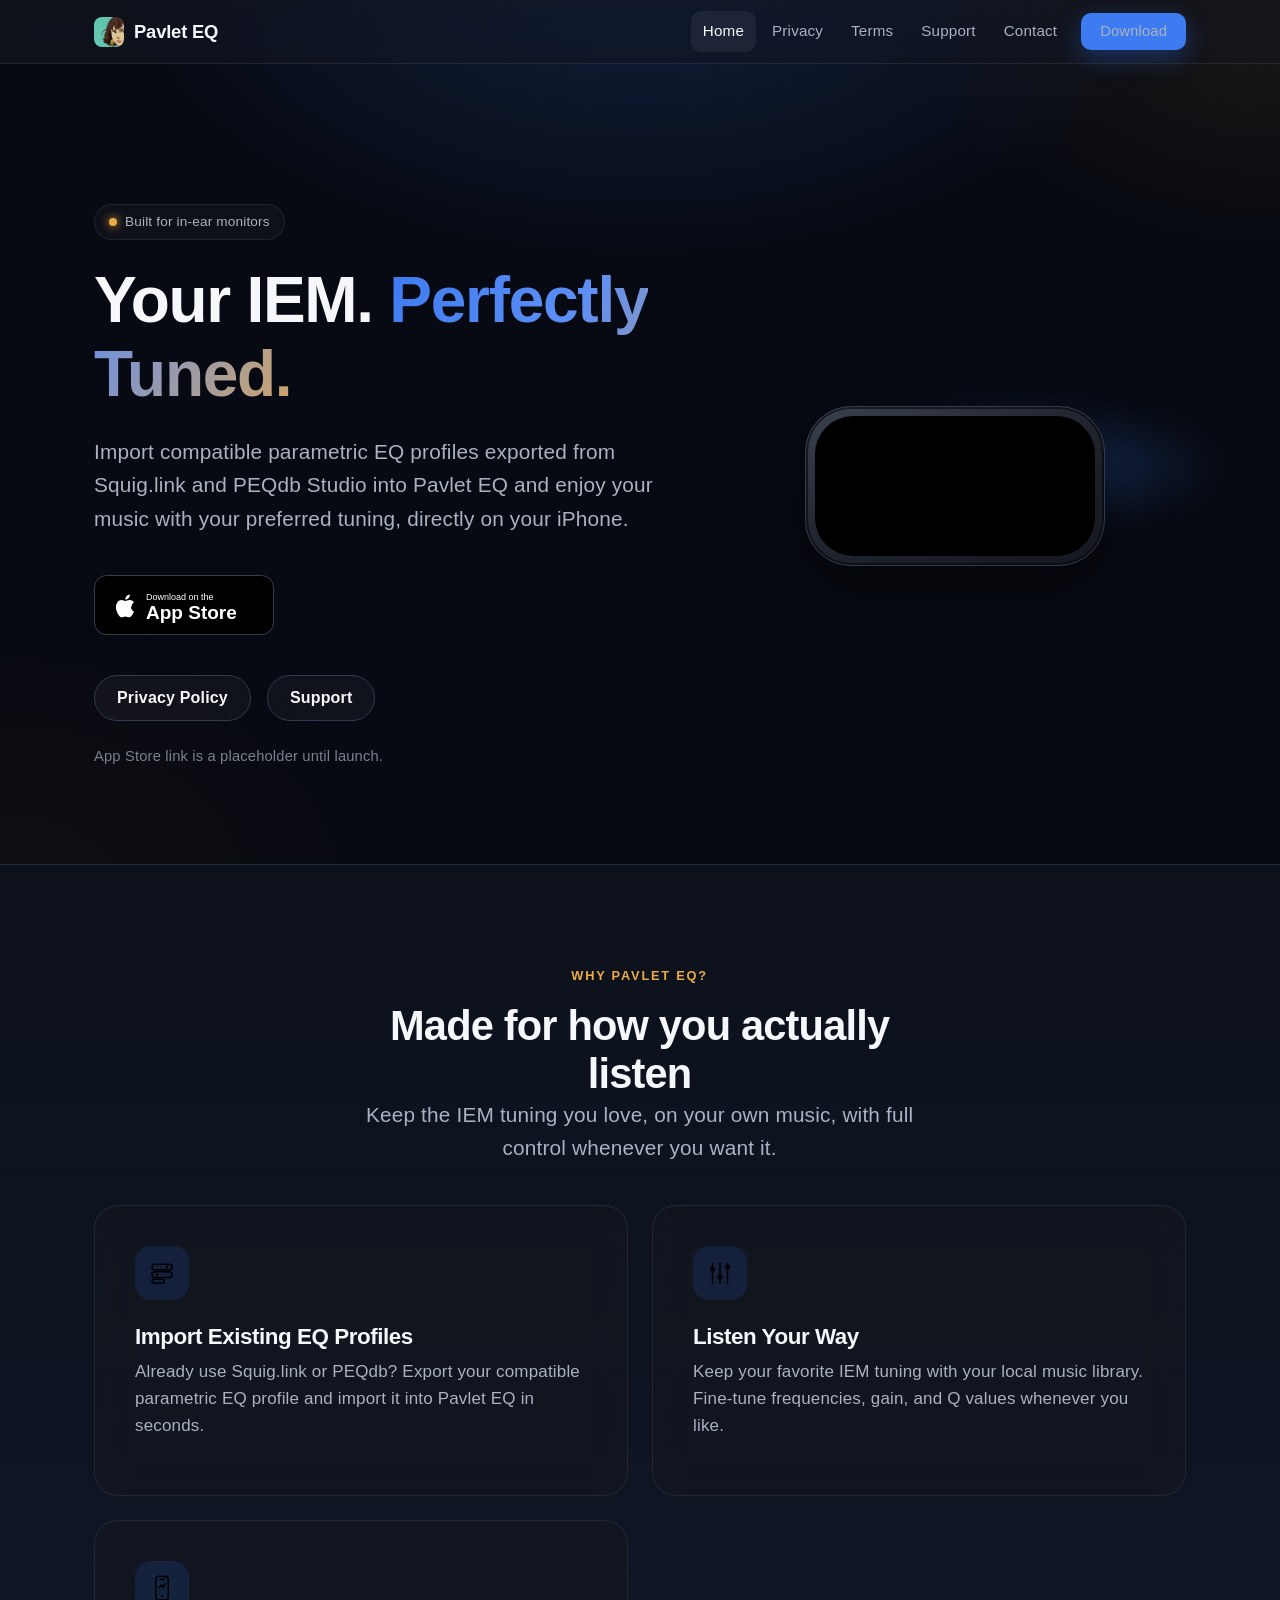
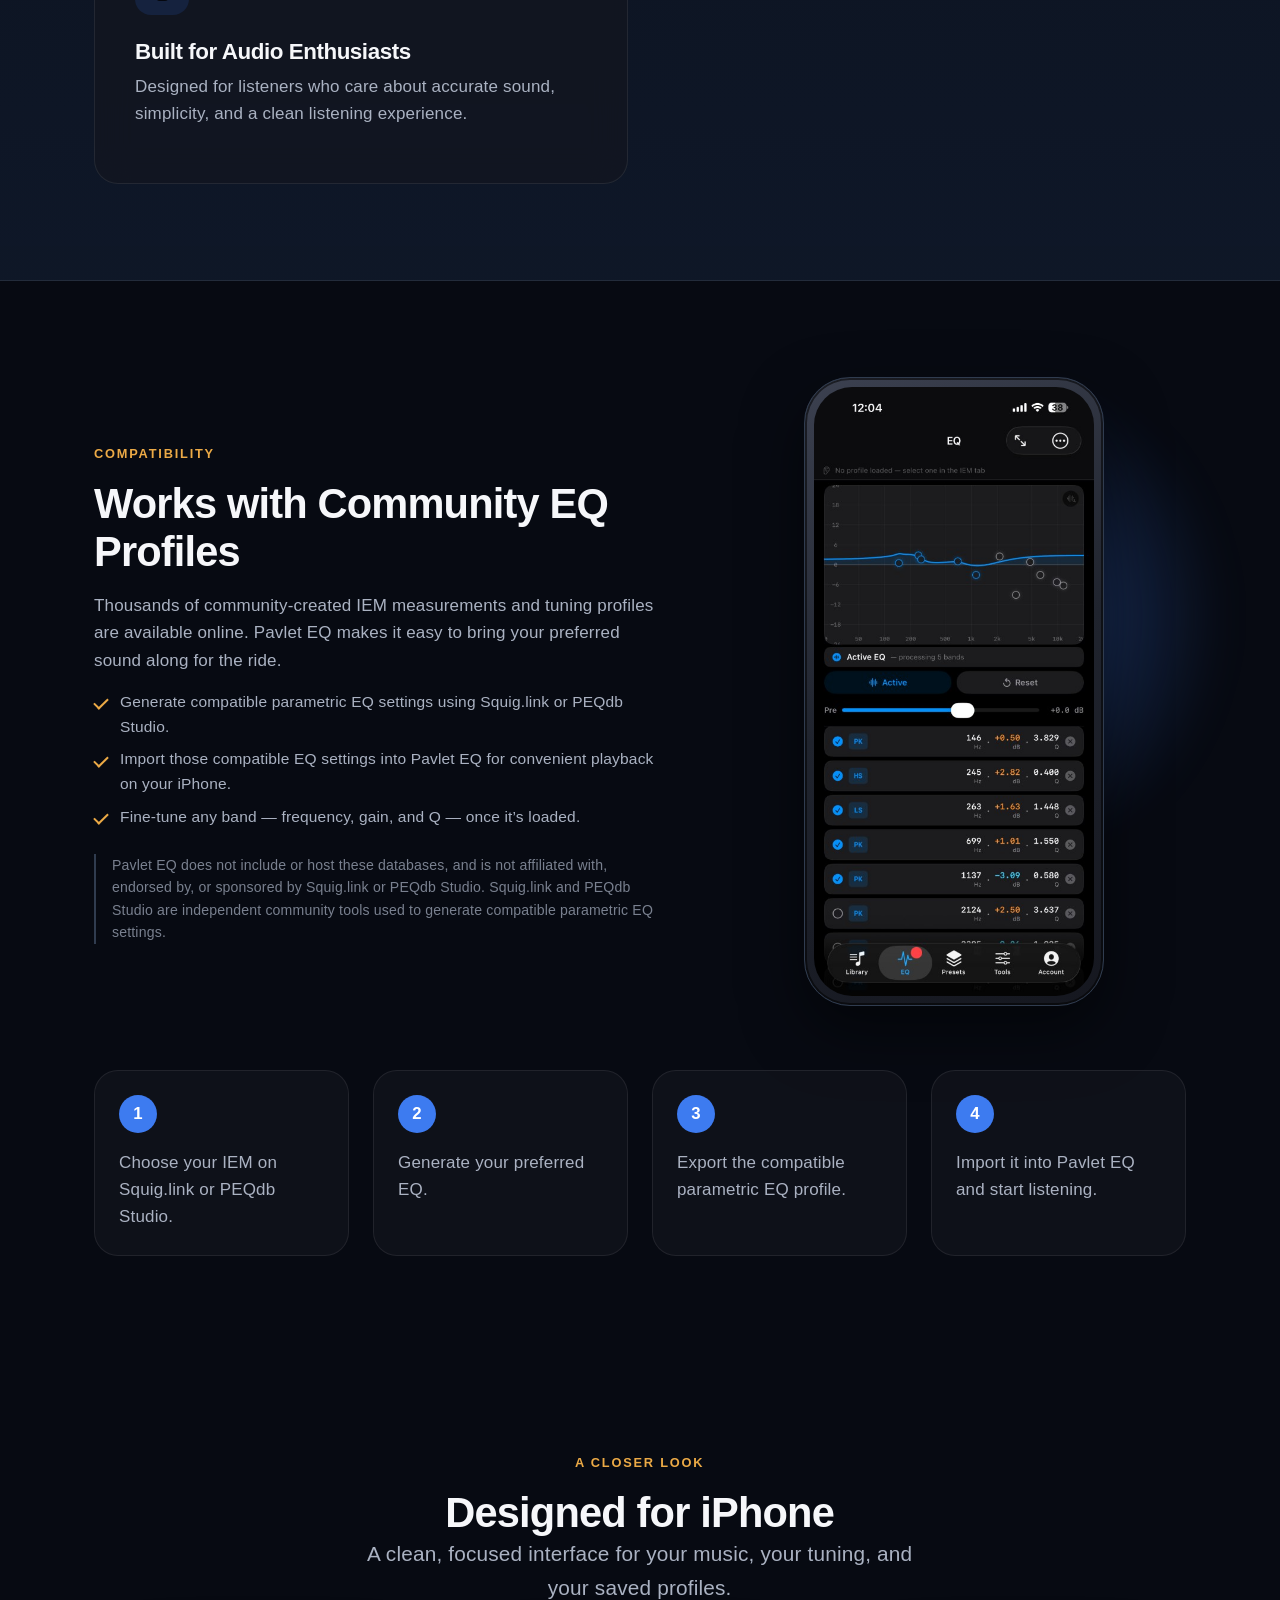
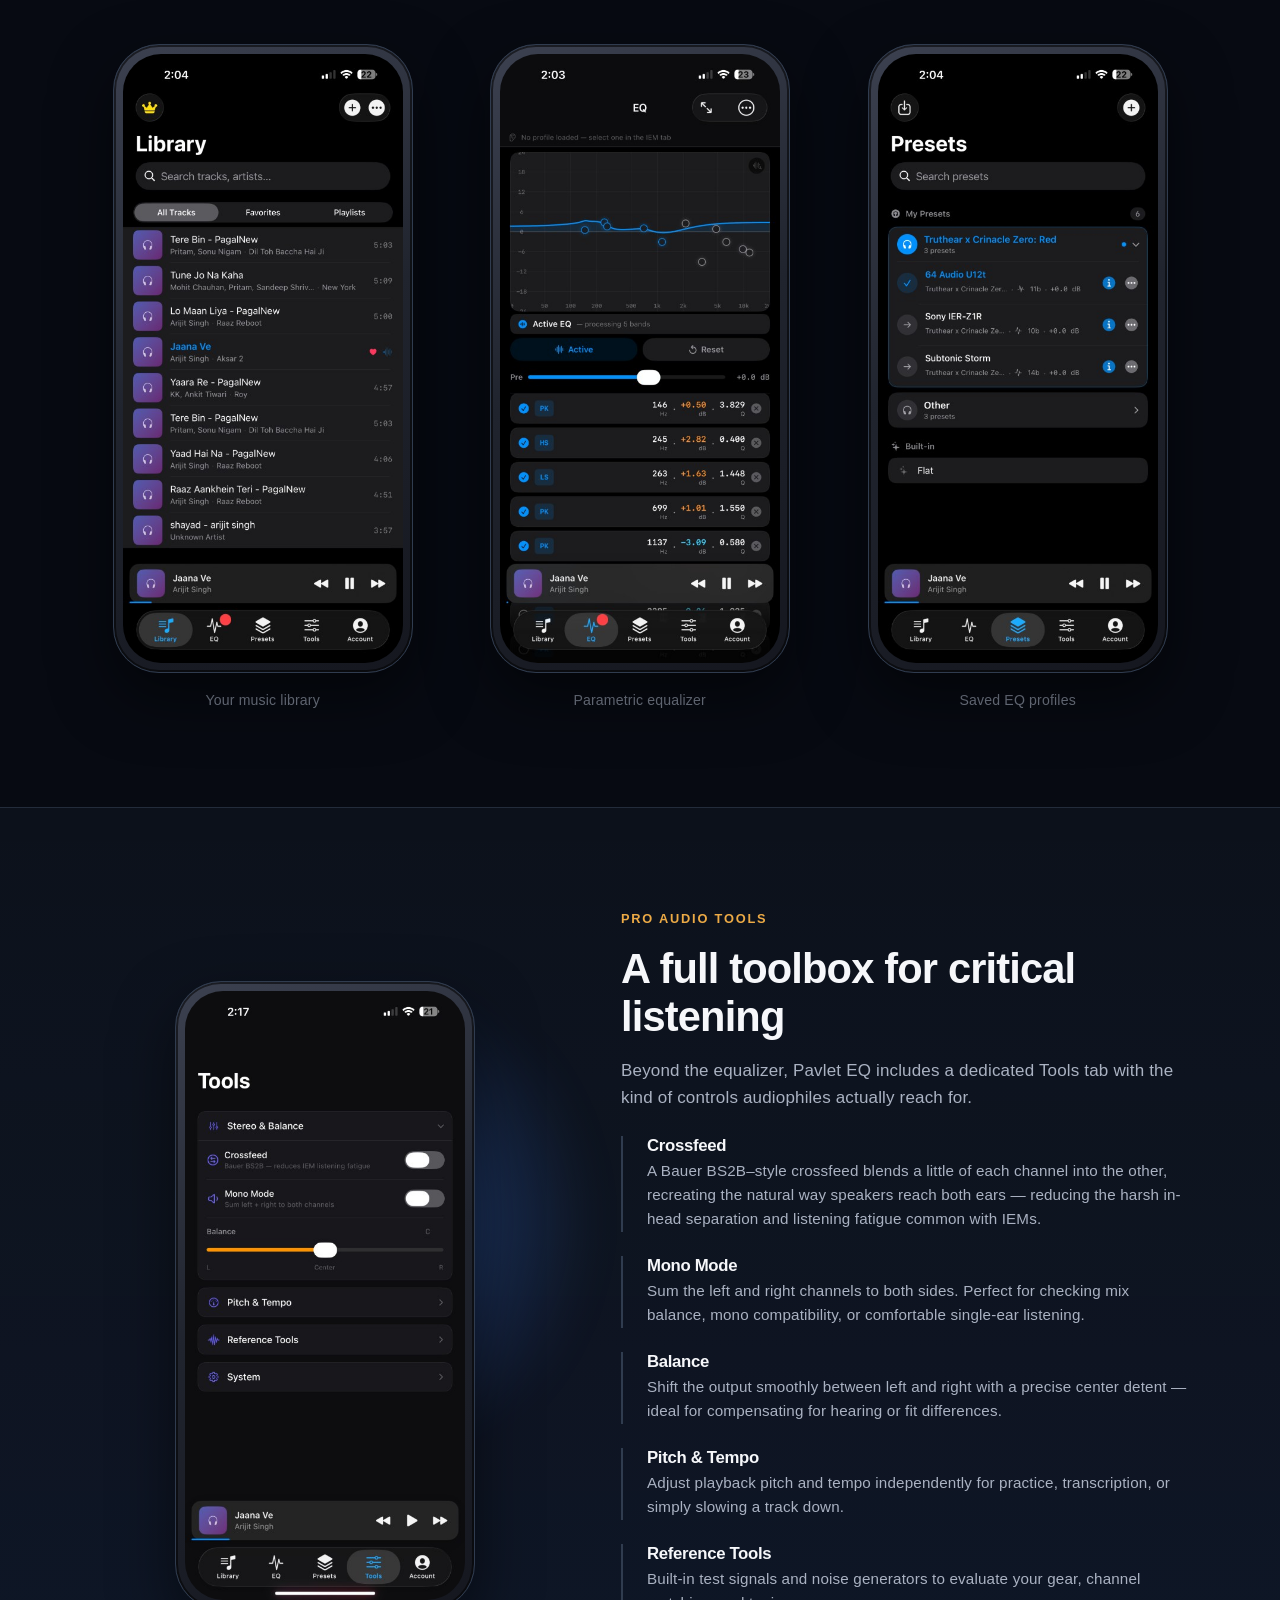
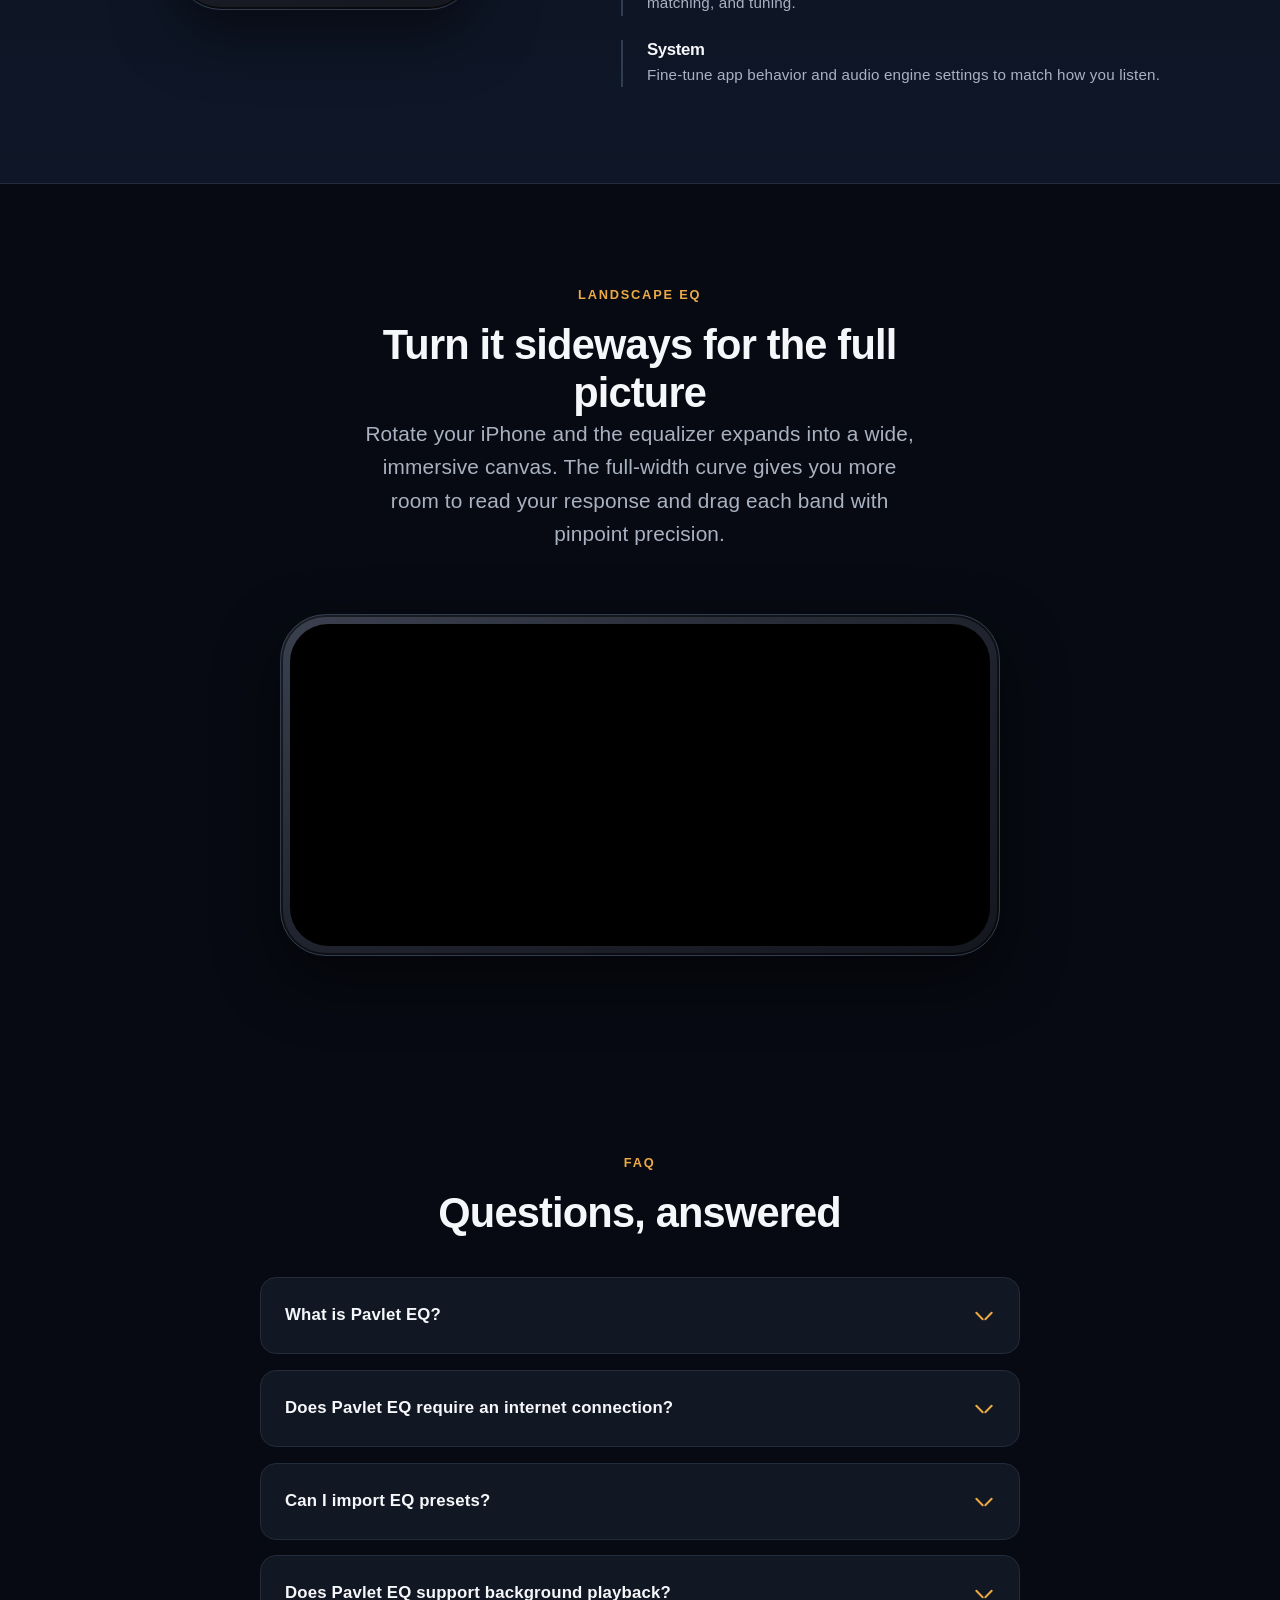
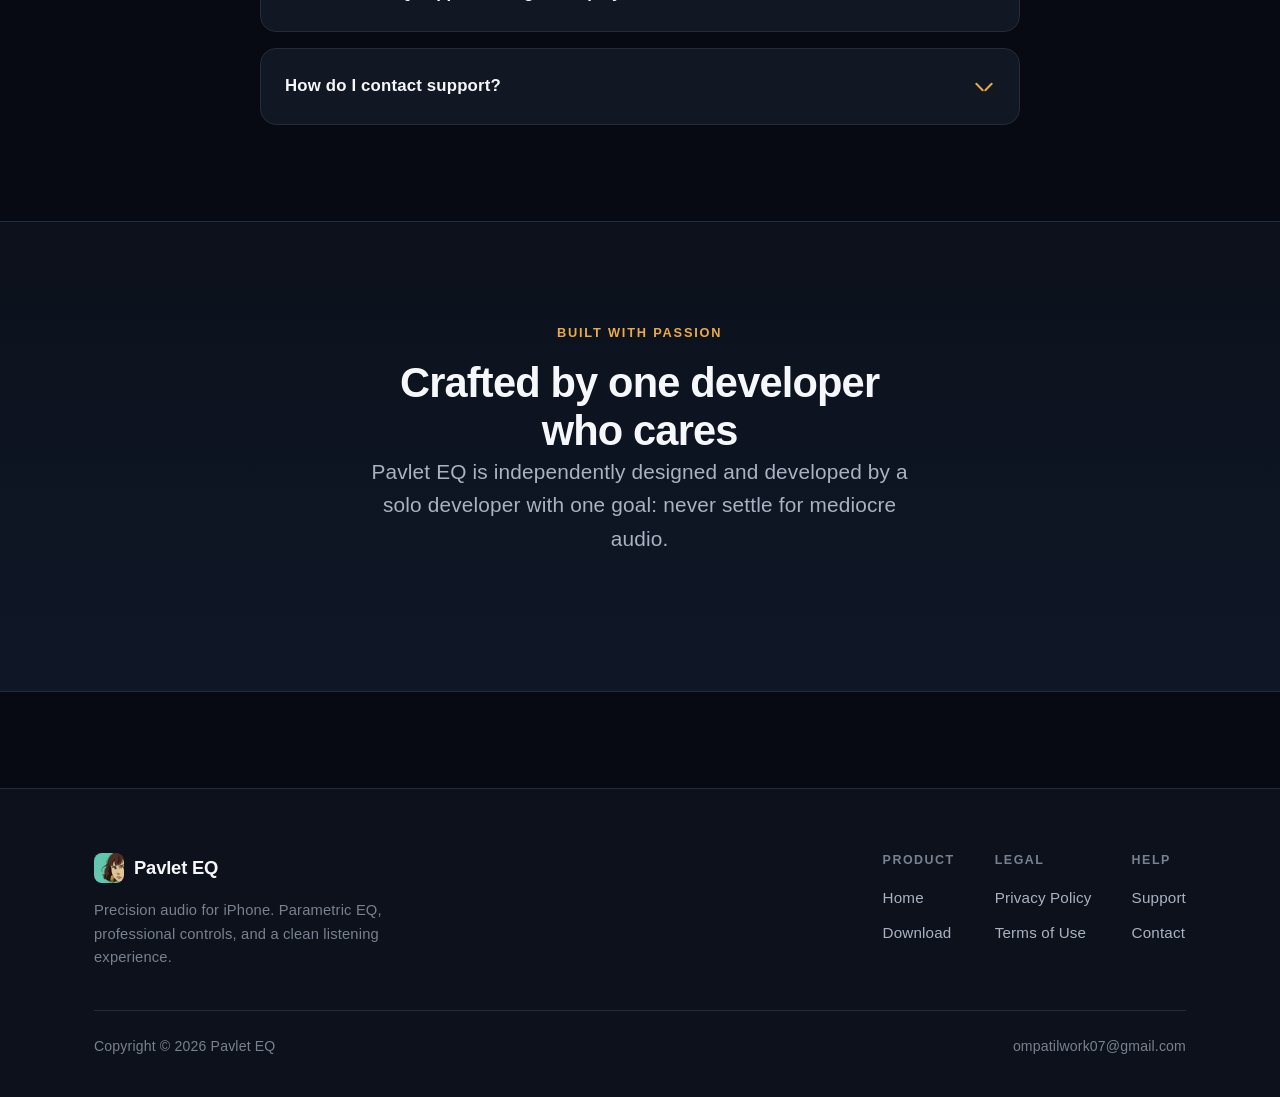
<file: index.html>
<!DOCTYPE html>
<html lang="en">
<head>
  <meta charset="UTF-8" />
  <meta name="viewport" content="width=device-width, initial-scale=1" />
  <title>Pavlet EQ — Your IEM. Perfectly Tuned.</title>
  <meta name="description" content="Import compatible parametric EQ profiles exported from Squig.link and PEQdb Studio into Pavlet EQ and enjoy your music with your preferred IEM tuning, directly on your iPhone." />
  <meta name="theme-color" content="#070a12" />
  <meta name="color-scheme" content="dark" />
  <link rel="canonical" href="https://pavlet.app/" />

  <!-- Open Graph -->
  <meta property="og:type" content="website" />
  <meta property="og:site_name" content="Pavlet EQ" />
  <meta property="og:title" content="Pavlet EQ — Your IEM. Perfectly Tuned." />
  <meta property="og:description" content="Import compatible parametric EQ profiles exported from Squig.link and PEQdb Studio into Pavlet EQ and listen with your preferred IEM tuning on iPhone." />
  <meta property="og:url" content="https://pavlet.app/" />
  <meta property="og:image" content="https://pavlet.app/assets/img/social/og-image.svg" />

  <!-- Twitter -->
  <meta name="twitter:card" content="summary_large_image" />
  <meta name="twitter:title" content="Pavlet EQ — Your IEM. Perfectly Tuned." />
  <meta name="twitter:description" content="Import compatible parametric EQ profiles exported from Squig.link and PEQdb Studio into Pavlet EQ and listen with your preferred IEM tuning on iPhone." />
  <meta name="twitter:image" content="https://pavlet.app/assets/img/social/og-image.svg" />

  <link rel="icon" href="assets/img/logo/favicon.png" type="image/png" />
  <link rel="apple-touch-icon" href="assets/img/logo/apple-touch-icon.png" />
  <link rel="stylesheet" href="assets/css/style.css" />
</head>
<body>
  <a class="skip-link" href="#main">Skip to content</a>

  <!-- Header -->
  <header class="site-header">
    <nav class="nav" aria-label="Primary">
      <a class="brand" href="index.html" aria-label="Pavlet EQ home">
        <img src="assets/img/logo/logo-mark.png" alt="" width="30" height="30" />
        <span>Pavlet EQ</span>
      </a>

      <button class="nav-toggle" type="button" aria-expanded="false" aria-controls="nav-links" aria-label="Toggle navigation menu">
        <svg class="icon-open" viewBox="0 0 24 24" fill="none" stroke="currentColor" stroke-width="2" stroke-linecap="round" aria-hidden="true"><path d="M4 7h16M4 12h16M4 17h16"/></svg>
        <svg class="icon-close" viewBox="0 0 24 24" fill="none" stroke="currentColor" stroke-width="2" stroke-linecap="round" aria-hidden="true"><path d="M6 6l12 12M18 6L6 18"/></svg>
      </button>

      <div class="nav-links" id="nav-links">
        <a href="index.html" aria-current="page">Home</a>
        <a href="privacy.html">Privacy</a>
        <a href="terms.html">Terms</a>
        <a href="support.html">Support</a>
        <a href="contact.html">Contact</a>
        <span class="nav-cta">
          <a class="btn btn--primary" href="#download">Download</a>
        </span>
      </div>
    </nav>
  </header>

  <main id="main">
    <!-- Hero -->
    <section class="hero">
      <div class="container hero-grid">
        <div class="hero-copy">
          <span class="hero-pill reveal"><span class="dot" aria-hidden="true"></span> Built for in-ear monitors</span>
          <h1 class="reveal" data-delay="1">Your IEM. <span class="gradient-text">Perfectly Tuned.</span></h1>
          <p class="lead reveal" data-delay="2">Import compatible parametric EQ profiles exported from Squig.link and PEQdb Studio into Pavlet EQ and enjoy your music with your preferred tuning, directly on your iPhone.</p>
          <div class="btn-row reveal" data-delay="3" id="download">
            <a class="badge-link" href="#" aria-label="Download Pavlet EQ on the App Store">
              <img src="assets/img/badges/app-store-badge.svg" alt="Download on the App Store" width="180" height="60" />
            </a>
          </div>
          <div class="btn-row reveal" data-delay="3">
            <a class="btn btn--ghost" href="privacy.html">Privacy Policy</a>
            <a class="btn btn--ghost" href="support.html">Support</a>
          </div>
          <p class="hero-sub reveal" data-delay="3">App Store link is a placeholder until launch.</p>
        </div>

        <div class="hero-art">
          <div class="hero-glow" aria-hidden="true"></div>
          <div class="phone-frame">
            <video
              class="hero-video"
              autoplay
              loop
              muted
              playsinline
              preload="auto"
              width="528"
              height="1080"
              aria-label="Screen recording of the Pavlet EQ app in use, looping silently."
            >
              <source src="assets/video/pavlet-hero.mp4" type="video/mp4" />
            </video>
          </div>
        </div>
      </div>
    </section>

    <!-- Why Pavlet EQ -->
    <section class="section why" aria-labelledby="why-title">
      <div class="container">
        <div class="section-head center reveal">
          <span class="eyebrow">Why Pavlet EQ?</span>
          <h2 id="why-title">Made for how you actually listen</h2>
          <p class="lead" style="margin-inline:auto">Keep the IEM tuning you love, on your own music, with full control whenever you want it.</p>
        </div>
        <div class="grid features-grid">
          <article class="card reveal">
            <span class="card-icon"><img src="assets/img/icons/icon-profiles.svg" alt="" width="30" height="30" /></span>
            <h3>Import Existing EQ Profiles</h3>
            <p>Already use Squig.link or PEQdb? Export your compatible parametric EQ profile and import it into Pavlet EQ in seconds.</p>
          </article>
          <article class="card reveal" data-delay="1">
            <span class="card-icon"><img src="assets/img/icons/icon-eq.svg" alt="" width="30" height="30" /></span>
            <h3>Listen Your Way</h3>
            <p>Keep your favorite IEM tuning with your local music library. Fine-tune frequencies, gain, and Q values whenever you like.</p>
          </article>
          <article class="card reveal" data-delay="2">
            <span class="card-icon"><img src="assets/img/icons/icon-interface.svg" alt="" width="30" height="30" /></span>
            <h3>Built for Audio Enthusiasts</h3>
            <p>Designed for listeners who care about accurate sound, simplicity, and a clean listening experience.</p>
          </article>
        </div>
      </div>
    </section>

    <!-- Works with Community EQ Profiles -->
    <section class="section" id="community" aria-labelledby="community-title">
      <div class="container">
        <div class="community-grid">
          <div class="community-copy reveal">
            <span class="eyebrow">Compatibility</span>
            <h2 id="community-title">Works with Community EQ Profiles</h2>
            <p>Thousands of community-created IEM measurements and tuning profiles are available online. Pavlet EQ makes it easy to bring your preferred sound along for the ride.</p>
            <ul class="feature-list">
              <li>Generate compatible parametric EQ settings using Squig.link or PEQdb Studio.</li>
              <li>Import those compatible EQ settings into Pavlet EQ for convenient playback on your iPhone.</li>
              <li>Fine-tune any band &mdash; frequency, gain, and Q &mdash; once it&rsquo;s loaded.</li>
            </ul>
            <p class="disclaimer">Pavlet EQ does not include or host these databases, and is not affiliated with, endorsed by, or sponsored by Squig.link or PEQdb Studio. Squig.link and PEQdb Studio are independent community tools used to generate compatible parametric EQ settings.</p>
          </div>

          <div class="community-art reveal" data-delay="1">
            <div class="hero-glow" aria-hidden="true"></div>
            <div class="phone-frame">
              <img src="assets/img/screenshots/pavlet-eq.png" alt="Pavlet EQ equalizer screen showing an imported parametric EQ profile with multiple adjustable bands and per-band frequency, gain, and Q controls." width="471" height="1024" loading="lazy" />
            </div>
          </div>
        </div>

        <ol class="workflow reveal">
          <li class="workflow-step">
            <span class="workflow-num">1</span>
            <p>Choose your IEM on Squig.link or PEQdb Studio.</p>
          </li>
          <li class="workflow-step">
            <span class="workflow-num">2</span>
            <p>Generate your preferred EQ.</p>
          </li>
          <li class="workflow-step">
            <span class="workflow-num">3</span>
            <p>Export the compatible parametric EQ profile.</p>
          </li>
          <li class="workflow-step">
            <span class="workflow-num">4</span>
            <p>Import it into Pavlet EQ and start listening.</p>
          </li>
        </ol>
      </div>
    </section>

    <!-- Screenshots -->
    <section class="section" aria-labelledby="shots-title">
      <div class="container">
        <div class="section-head center reveal">
          <span class="eyebrow">A closer look</span>
          <h2 id="shots-title">Designed for iPhone</h2>
          <p class="lead" style="margin-inline:auto">A clean, focused interface for your music, your tuning, and your saved profiles.</p>
        </div>
        <div class="shots">
          <figure class="shot reveal">
            <div class="phone-frame">
              <img src="assets/img/screenshots/app-library.png" alt="Pavlet EQ library screen listing local tracks with search, All Tracks, Favorites, and Playlists tabs, and a now-playing bar." width="471" height="1024" loading="lazy" />
            </div>
            <figcaption>Your music library</figcaption>
          </figure>
          <figure class="shot reveal" data-delay="1">
            <div class="phone-frame">
              <img src="assets/img/screenshots/app-eq.png" alt="Pavlet EQ parametric equalizer screen showing the EQ response curve and per-band frequency, gain, and Q controls." width="471" height="1024" loading="lazy" />
            </div>
            <figcaption>Parametric equalizer</figcaption>
          </figure>
          <figure class="shot reveal" data-delay="2">
            <div class="phone-frame">
              <img src="assets/img/screenshots/app-presets.png" alt="Pavlet EQ presets screen showing saved EQ profiles grouped by IEM with built-in flat preset." width="471" height="1024" loading="lazy" />
            </div>
            <figcaption>Saved EQ profiles</figcaption>
          </figure>
        </div>
      </div>
    </section>

    <!-- Pro Audio Tools -->
    <section class="section why" id="tools" aria-labelledby="tools-title">
      <div class="container">
        <div class="community-grid tools-grid">
          <div class="community-art reveal">
            <div class="hero-glow" aria-hidden="true"></div>
            <div class="phone-frame">
              <img src="assets/img/screenshots/app-tools.png" alt="Pavlet EQ Tools screen showing Stereo &amp; Balance with Crossfeed and Mono Mode toggles and a balance slider, plus Pitch &amp; Tempo, Reference Tools, and System sections." width="471" height="1024" loading="lazy" />
            </div>
          </div>

          <div class="community-copy reveal" data-delay="1">
            <span class="eyebrow">Pro Audio Tools</span>
            <h2 id="tools-title">A full toolbox for critical listening</h2>
            <p>Beyond the equalizer, Pavlet EQ includes a dedicated Tools tab with the kind of controls audiophiles actually reach for.</p>
            <div class="tool-list">
              <div class="tool-item">
                <h3>Crossfeed</h3>
                <p>A Bauer BS2B&ndash;style crossfeed blends a little of each channel into the other, recreating the natural way speakers reach both ears &mdash; reducing the harsh in-head separation and listening fatigue common with IEMs.</p>
              </div>
              <div class="tool-item">
                <h3>Mono Mode</h3>
                <p>Sum the left and right channels to both sides. Perfect for checking mix balance, mono compatibility, or comfortable single-ear listening.</p>
              </div>
              <div class="tool-item">
                <h3>Balance</h3>
                <p>Shift the output smoothly between left and right with a precise center detent &mdash; ideal for compensating for hearing or fit differences.</p>
              </div>
              <div class="tool-item">
                <h3>Pitch &amp; Tempo</h3>
                <p>Adjust playback pitch and tempo independently for practice, transcription, or simply slowing a track down.</p>
              </div>
              <div class="tool-item">
                <h3>Reference Tools</h3>
                <p>Built-in test signals and noise generators to evaluate your gear, channel matching, and tuning.</p>
              </div>
              <div class="tool-item">
                <h3>System</h3>
                <p>Fine-tune app behavior and audio engine settings to match how you listen.</p>
              </div>
            </div>
          </div>
        </div>
      </div>
    </section>

    <!-- Landscape EQ -->
    <section class="section" id="landscape" aria-labelledby="landscape-title">
      <div class="container">
        <div class="section-head center reveal">
          <span class="eyebrow">Landscape EQ</span>
          <h2 id="landscape-title">Turn it sideways for the full picture</h2>
          <p class="lead" style="margin-inline: auto">
            Rotate your iPhone and the equalizer expands into a wide, immersive
            canvas. The full-width curve gives you more room to read your
            response and drag each band with pinpoint precision.
          </p>
        </div>
        <div class="landscape-frame">
          <div class="landscape-screen">
            <video
              class="landscape-video"
              autoplay
              loop
              muted
              playsinline
              preload="auto"
              aria-label="Screen recording of Pavlet EQ's landscape equalizer mode, looping silently."
            >
              <source src="assets/video/pavlet-landscape.mp4" type="video/mp4" />
            </video>
          </div>
        </div>
      </div>
    </section>

    <!-- FAQ -->
    <section class="section" aria-labelledby="faq-title">
      <div class="container">
        <div class="section-head center reveal">
          <span class="eyebrow">FAQ</span>
          <h2 id="faq-title">Questions, answered</h2>
        </div>
        <div class="faq">
          <details class="faq-item reveal">
            <summary>What is Pavlet EQ? <span class="chev" aria-hidden="true"></span></summary>
            <div class="faq-body">Pavlet EQ is an advanced music player for iPhone built around a precise parametric equalizer. It pairs professional audio controls with a clean, distraction-free interface so you can fine-tune exactly how your music sounds.</div>
          </details>
          <details class="faq-item reveal">
            <summary>Does Pavlet EQ require an internet connection? <span class="chev" aria-hidden="true"></span></summary>
            <div class="faq-body">No. Pavlet EQ plays your local music library and applies equalization entirely on your device, so it works fully offline.</div>
          </details>
          <details class="faq-item reveal">
            <summary>Can I import EQ presets? <span class="chev" aria-hidden="true"></span></summary>
            <div class="faq-body">Yes. Pavlet EQ lets you save unlimited custom profiles and import supported EQ configurations so you can reuse your favorite settings.</div>
          </details>
          <details class="faq-item reveal">
            <summary>Does Pavlet EQ support background playback? <span class="chev" aria-hidden="true"></span></summary>
            <div class="faq-body">Yes. Pavlet EQ supports background audio, so playback continues while you use other apps or your screen is locked.</div>
          </details>
          <details class="faq-item reveal">
            <summary>How do I contact support? <span class="chev" aria-hidden="true"></span></summary>
            <div class="faq-body">Visit our <a href="support.html">Support page</a> or email us directly at <a href="mailto:ompatilwork07@gmail.com">ompatilwork07@gmail.com</a>.</div>
          </details>
        </div>
      </div>
    </section>

    <!-- Built with Passion -->
    <section class="section why" aria-labelledby="passion-title">
      <div class="container">
        <div class="section-head center reveal">
          <span class="eyebrow">Built with Passion</span>
          <h2 id="passion-title">Crafted by one developer who cares</h2>
          <p class="lead" style="margin-inline:auto">Pavlet EQ is independently designed and developed by a solo developer with one goal: never settle for mediocre audio.</p>
        </div>
      </div>
    </section>
  </main>

  <!-- Footer -->
  <footer class="site-footer">
    <div class="container">
      <div class="footer-grid">
        <div class="footer-brand">
          <a class="brand" href="index.html" aria-label="Pavlet EQ home">
            <img src="assets/img/logo/logo-mark.png" alt="" width="30" height="30" />
            <span>Pavlet EQ</span>
          </a>
          <p>Precision audio for iPhone. Parametric EQ, professional controls, and a clean listening experience.</p>
        </div>
        <nav class="footer-links" aria-label="Footer">
          <div class="footer-col">
            <h4>Product</h4>
            <ul>
              <li><a href="index.html">Home</a></li>
              <li><a href="index.html#download">Download</a></li>
            </ul>
          </div>
          <div class="footer-col">
            <h4>Legal</h4>
            <ul>
              <li><a href="privacy.html">Privacy Policy</a></li>
              <li><a href="terms.html">Terms of Use</a></li>
            </ul>
          </div>
          <div class="footer-col">
            <h4>Help</h4>
            <ul>
              <li><a href="support.html">Support</a></li>
              <li><a href="contact.html">Contact</a></li>
            </ul>
          </div>
        </nav>
      </div>
      <div class="footer-bottom">
        <span>Copyright &copy; <span id="year">2026</span> Pavlet EQ</span>
        <span>ompatilwork07@gmail.com</span>
      </div>
    </div>
  </footer>

  <script src="assets/js/script.js"></script>
</body>
</html>
</file>
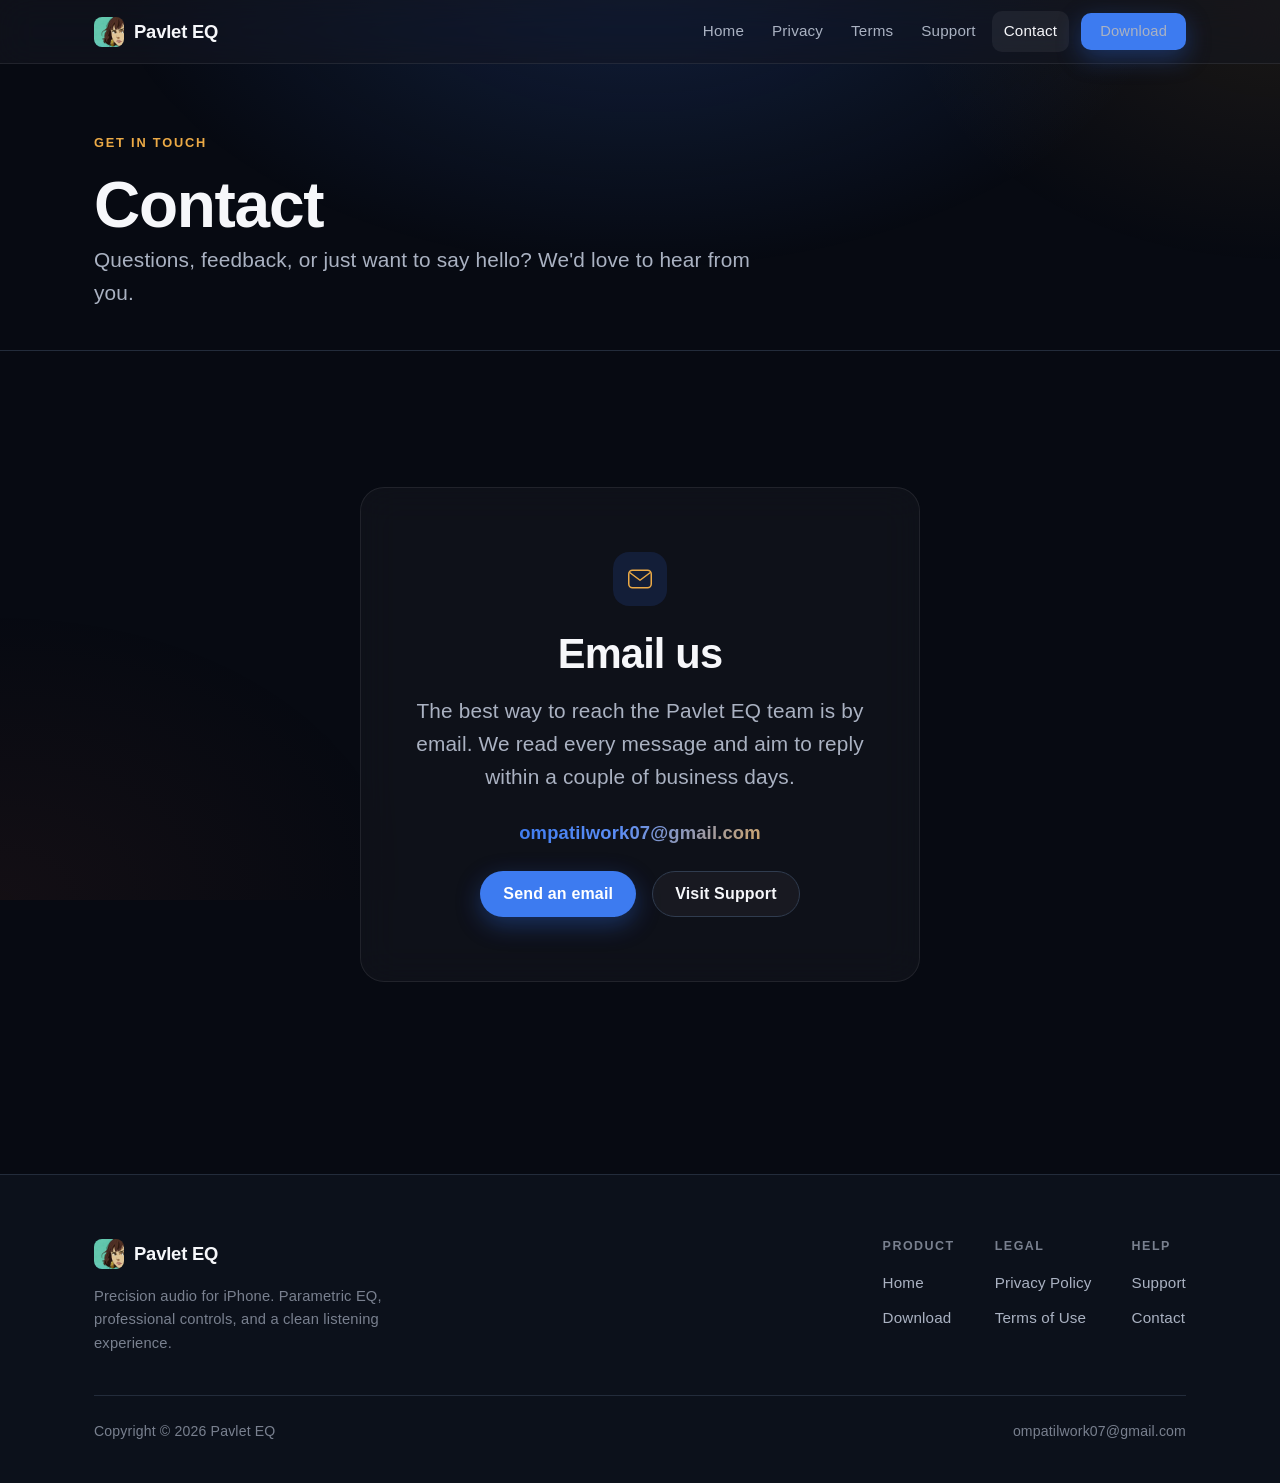
<file: contact.html>
<!DOCTYPE html>
<html lang="en">
<head>
  <meta charset="UTF-8" />
  <meta name="viewport" content="width=device-width, initial-scale=1" />
  <title>Contact — Pavlet EQ</title>
  <meta name="description" content="Get in touch with the Pavlet EQ team. Email us with questions, feedback, or support requests." />
  <meta name="theme-color" content="#070a12" />
  <meta name="color-scheme" content="dark" />
  <link rel="canonical" href="https://pavlet.app/contact.html" />

  <meta property="og:type" content="website" />
  <meta property="og:site_name" content="Pavlet EQ" />
  <meta property="og:title" content="Contact — Pavlet EQ" />
  <meta property="og:description" content="Get in touch with the Pavlet EQ team." />
  <meta property="og:url" content="https://pavlet.app/contact.html" />
  <meta property="og:image" content="https://pavlet.app/assets/img/social/og-image.svg" />
  <meta name="twitter:card" content="summary_large_image" />
  <meta name="twitter:title" content="Contact — Pavlet EQ" />
  <meta name="twitter:description" content="Get in touch with the Pavlet EQ team." />
  <meta name="twitter:image" content="https://pavlet.app/assets/img/social/og-image.svg" />

  <link rel="icon" href="assets/img/logo/favicon.png" type="image/png" />
  <link rel="apple-touch-icon" href="assets/img/logo/apple-touch-icon.png" />
  <link rel="stylesheet" href="assets/css/style.css" />
</head>
<body>
  <a class="skip-link" href="#main">Skip to content</a>

  <header class="site-header">
    <nav class="nav" aria-label="Primary">
      <a class="brand" href="index.html" aria-label="Pavlet EQ home">
        <img src="assets/img/logo/logo-mark.png" alt="" width="30" height="30" />
        <span>Pavlet EQ</span>
      </a>
      <button class="nav-toggle" type="button" aria-expanded="false" aria-controls="nav-links" aria-label="Toggle navigation menu">
        <svg class="icon-open" viewBox="0 0 24 24" fill="none" stroke="currentColor" stroke-width="2" stroke-linecap="round" aria-hidden="true"><path d="M4 7h16M4 12h16M4 17h16"/></svg>
        <svg class="icon-close" viewBox="0 0 24 24" fill="none" stroke="currentColor" stroke-width="2" stroke-linecap="round" aria-hidden="true"><path d="M6 6l12 12M18 6L6 18"/></svg>
      </button>
      <div class="nav-links" id="nav-links">
        <a href="index.html">Home</a>
        <a href="privacy.html">Privacy</a>
        <a href="terms.html">Terms</a>
        <a href="support.html">Support</a>
        <a href="contact.html" aria-current="page">Contact</a>
        <span class="nav-cta"><a class="btn btn--primary" href="index.html#download">Download</a></span>
      </div>
    </nav>
  </header>

  <main id="main">
    <section class="page-hero">
      <div class="container">
        <span class="eyebrow">Get in touch</span>
        <h1>Contact</h1>
        <p class="lead">Questions, feedback, or just want to say hello? We'd love to hear from you.</p>
      </div>
    </section>

    <section class="section">
      <div class="container">
        <div class="contact-card reveal">
          <span class="card-icon">
            <svg viewBox="0 0 48 48" width="30" height="30" fill="none" stroke="currentColor" stroke-width="2.4" stroke-linecap="round" stroke-linejoin="round" aria-hidden="true">
              <rect x="6" y="10" width="36" height="28" rx="6"/>
              <path d="M8 14l16 12 16-12"/>
            </svg>
          </span>
          <h2>Email us</h2>
          <p class="lead">The best way to reach the Pavlet EQ team is by email. We read every message and aim to reply within a couple of business days.</p>
          <a class="contact-email gradient-text" href="mailto:ompatilwork07@gmail.com">ompatilwork07@gmail.com</a>
          <div class="btn-row center">
            <a class="btn btn--primary" href="mailto:ompatilwork07@gmail.com">Send an email</a>
            <a class="btn btn--ghost" href="support.html">Visit Support</a>
          </div>
        </div>
      </div>
    </section>
  </main>

  <footer class="site-footer">
    <div class="container">
      <div class="footer-grid">
        <div class="footer-brand">
          <a class="brand" href="index.html" aria-label="Pavlet EQ home">
            <img src="assets/img/logo/logo-mark.png" alt="" width="30" height="30" />
            <span>Pavlet EQ</span>
          </a>
          <p>Precision audio for iPhone. Parametric EQ, professional controls, and a clean listening experience.</p>
        </div>
        <nav class="footer-links" aria-label="Footer">
          <div class="footer-col">
            <h4>Product</h4>
            <ul>
              <li><a href="index.html">Home</a></li>
              <li><a href="index.html#download">Download</a></li>
            </ul>
          </div>
          <div class="footer-col">
            <h4>Legal</h4>
            <ul>
              <li><a href="privacy.html">Privacy Policy</a></li>
              <li><a href="terms.html">Terms of Use</a></li>
            </ul>
          </div>
          <div class="footer-col">
            <h4>Help</h4>
            <ul>
              <li><a href="support.html">Support</a></li>
              <li><a href="contact.html">Contact</a></li>
            </ul>
          </div>
        </nav>
      </div>
      <div class="footer-bottom">
        <span>Copyright &copy; <span id="year">2026</span> Pavlet EQ</span>
        <span>ompatilwork07@gmail.com</span>
      </div>
    </div>
  </footer>

  <script src="assets/js/script.js"></script>
</body>
</html>
</file>
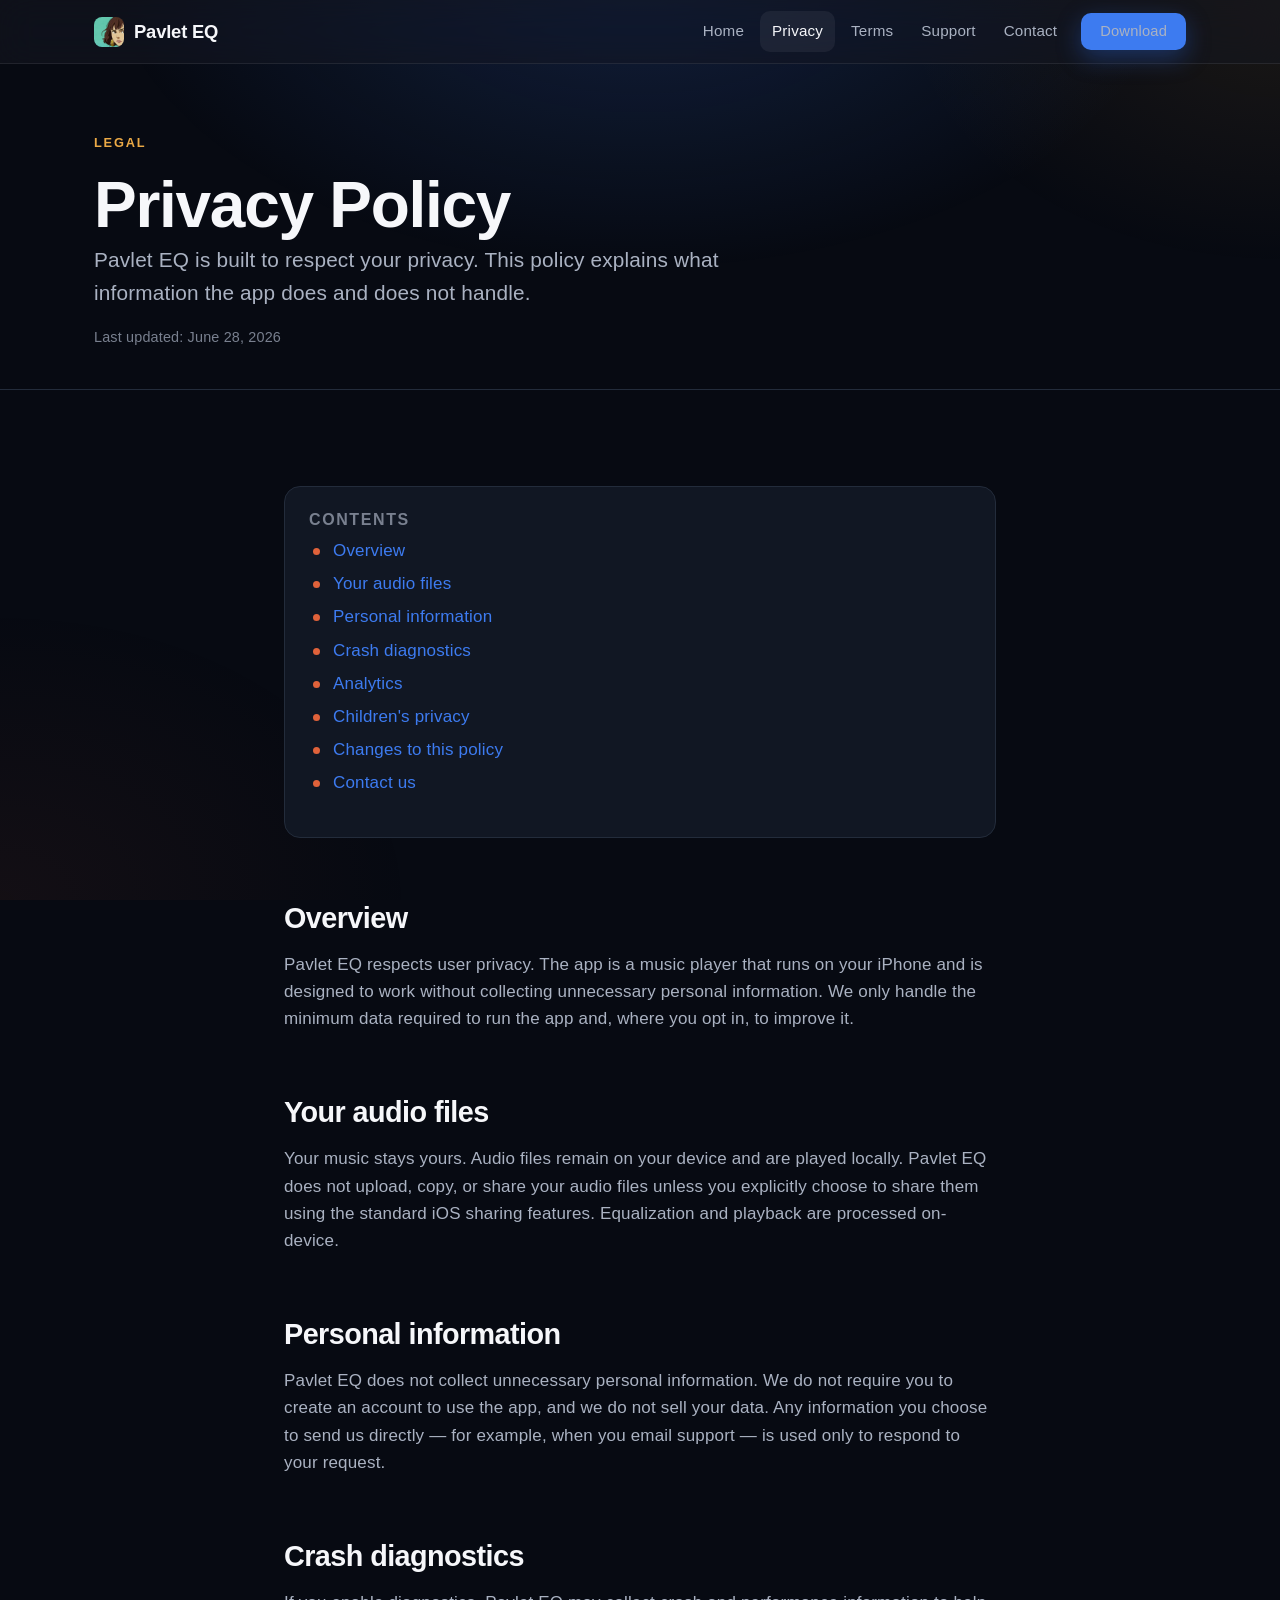
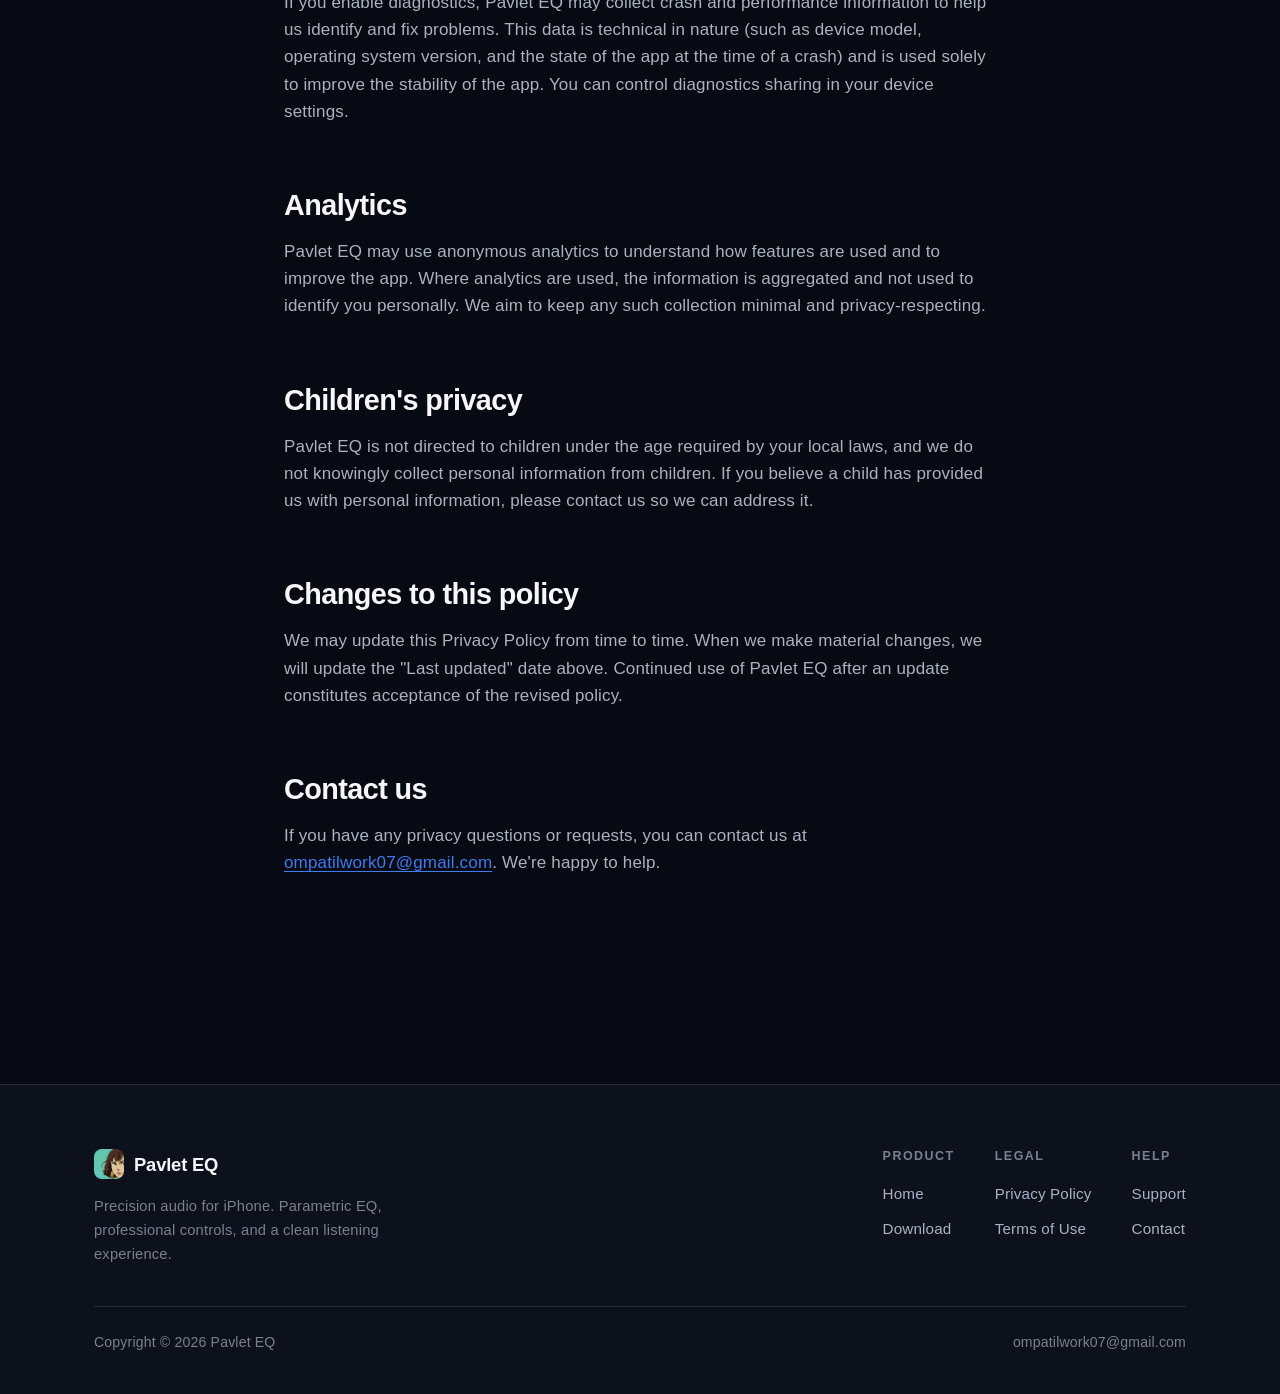
<file: privacy.html>
<!DOCTYPE html>
<html lang="en">
<head>
  <meta charset="UTF-8" />
  <meta name="viewport" content="width=device-width, initial-scale=1" />
  <title>Privacy Policy — Pavlet EQ</title>
  <meta name="description" content="Pavlet EQ's privacy policy. Learn how Pavlet EQ handles your audio files, diagnostics, and analytics, and how to contact us with privacy questions." />
  <meta name="theme-color" content="#070a12" />
  <meta name="color-scheme" content="dark" />
  <link rel="canonical" href="https://pavlet.app/privacy.html" />

  <meta property="og:type" content="article" />
  <meta property="og:site_name" content="Pavlet EQ" />
  <meta property="og:title" content="Privacy Policy — Pavlet EQ" />
  <meta property="og:description" content="How Pavlet EQ handles your audio files, diagnostics, and analytics." />
  <meta property="og:url" content="https://pavlet.app/privacy.html" />
  <meta property="og:image" content="https://pavlet.app/assets/img/social/og-image.svg" />
  <meta name="twitter:card" content="summary_large_image" />
  <meta name="twitter:title" content="Privacy Policy — Pavlet EQ" />
  <meta name="twitter:description" content="How Pavlet EQ handles your audio files, diagnostics, and analytics." />
  <meta name="twitter:image" content="https://pavlet.app/assets/img/social/og-image.svg" />

  <link rel="icon" href="assets/img/logo/favicon.png" type="image/png" />
  <link rel="apple-touch-icon" href="assets/img/logo/apple-touch-icon.png" />
  <link rel="stylesheet" href="assets/css/style.css" />
</head>
<body>
  <a class="skip-link" href="#main">Skip to content</a>

  <header class="site-header">
    <nav class="nav" aria-label="Primary">
      <a class="brand" href="index.html" aria-label="Pavlet EQ home">
        <img src="assets/img/logo/logo-mark.png" alt="" width="30" height="30" />
        <span>Pavlet EQ</span>
      </a>
      <button class="nav-toggle" type="button" aria-expanded="false" aria-controls="nav-links" aria-label="Toggle navigation menu">
        <svg class="icon-open" viewBox="0 0 24 24" fill="none" stroke="currentColor" stroke-width="2" stroke-linecap="round" aria-hidden="true"><path d="M4 7h16M4 12h16M4 17h16"/></svg>
        <svg class="icon-close" viewBox="0 0 24 24" fill="none" stroke="currentColor" stroke-width="2" stroke-linecap="round" aria-hidden="true"><path d="M6 6l12 12M18 6L6 18"/></svg>
      </button>
      <div class="nav-links" id="nav-links">
        <a href="index.html">Home</a>
        <a href="privacy.html" aria-current="page">Privacy</a>
        <a href="terms.html">Terms</a>
        <a href="support.html">Support</a>
        <a href="contact.html">Contact</a>
        <span class="nav-cta"><a class="btn btn--primary" href="index.html#download">Download</a></span>
      </div>
    </nav>
  </header>

  <main id="main">
    <section class="page-hero">
      <div class="container">
        <span class="eyebrow">Legal</span>
        <h1>Privacy Policy</h1>
        <p class="lead">Pavlet EQ is built to respect your privacy. This policy explains what information the app does and does not handle.</p>
        <p class="updated">Last updated: June 28, 2026</p>
      </div>
    </section>

    <section class="section">
      <div class="container prose">
        <nav class="toc" aria-label="On this page">
          <h2>Contents</h2>
          <ul>
            <li><a href="#overview">Overview</a></li>
            <li><a href="#audio">Your audio files</a></li>
            <li><a href="#personal-info">Personal information</a></li>
            <li><a href="#diagnostics">Crash diagnostics</a></li>
            <li><a href="#analytics">Analytics</a></li>
            <li><a href="#children">Children's privacy</a></li>
            <li><a href="#changes">Changes to this policy</a></li>
            <li><a href="#contact">Contact us</a></li>
          </ul>
        </nav>

        <h2 id="overview">Overview</h2>
        <p>Pavlet EQ respects user privacy. The app is a music player that runs on your iPhone and is designed to work without collecting unnecessary personal information. We only handle the minimum data required to run the app and, where you opt in, to improve it.</p>

        <h2 id="audio">Your audio files</h2>
        <p>Your music stays yours. Audio files remain on your device and are played locally. Pavlet EQ does not upload, copy, or share your audio files unless you explicitly choose to share them using the standard iOS sharing features. Equalization and playback are processed on-device.</p>

        <h2 id="personal-info">Personal information</h2>
        <p>Pavlet EQ does not collect unnecessary personal information. We do not require you to create an account to use the app, and we do not sell your data. Any information you choose to send us directly — for example, when you email support — is used only to respond to your request.</p>

        <h2 id="diagnostics">Crash diagnostics</h2>
        <p>If you enable diagnostics, Pavlet EQ may collect crash and performance information to help us identify and fix problems. This data is technical in nature (such as device model, operating system version, and the state of the app at the time of a crash) and is used solely to improve the stability of the app. You can control diagnostics sharing in your device settings.</p>

        <h2 id="analytics">Analytics</h2>
        <p>Pavlet EQ may use anonymous analytics to understand how features are used and to improve the app. Where analytics are used, the information is aggregated and not used to identify you personally. We aim to keep any such collection minimal and privacy-respecting.</p>

        <h2 id="children">Children's privacy</h2>
        <p>Pavlet EQ is not directed to children under the age required by your local laws, and we do not knowingly collect personal information from children. If you believe a child has provided us with personal information, please contact us so we can address it.</p>

        <h2 id="changes">Changes to this policy</h2>
        <p>We may update this Privacy Policy from time to time. When we make material changes, we will update the "Last updated" date above. Continued use of Pavlet EQ after an update constitutes acceptance of the revised policy.</p>

        <h2 id="contact">Contact us</h2>
        <p>If you have any privacy questions or requests, you can contact us at <a href="mailto:ompatilwork07@gmail.com">ompatilwork07@gmail.com</a>. We're happy to help.</p>
      </div>
    </section>
  </main>

  <footer class="site-footer">
    <div class="container">
      <div class="footer-grid">
        <div class="footer-brand">
          <a class="brand" href="index.html" aria-label="Pavlet EQ home">
            <img src="assets/img/logo/logo-mark.png" alt="" width="30" height="30" />
            <span>Pavlet EQ</span>
          </a>
          <p>Precision audio for iPhone. Parametric EQ, professional controls, and a clean listening experience.</p>
        </div>
        <nav class="footer-links" aria-label="Footer">
          <div class="footer-col">
            <h4>Product</h4>
            <ul>
              <li><a href="index.html">Home</a></li>
              <li><a href="index.html#download">Download</a></li>
            </ul>
          </div>
          <div class="footer-col">
            <h4>Legal</h4>
            <ul>
              <li><a href="privacy.html">Privacy Policy</a></li>
              <li><a href="terms.html">Terms of Use</a></li>
            </ul>
          </div>
          <div class="footer-col">
            <h4>Help</h4>
            <ul>
              <li><a href="support.html">Support</a></li>
              <li><a href="contact.html">Contact</a></li>
            </ul>
          </div>
        </nav>
      </div>
      <div class="footer-bottom">
        <span>Copyright &copy; <span id="year">2026</span> Pavlet EQ</span>
        <span>ompatilwork07@gmail.com</span>
      </div>
    </div>
  </footer>

  <script src="assets/js/script.js"></script>
</body>
</html>
</file>
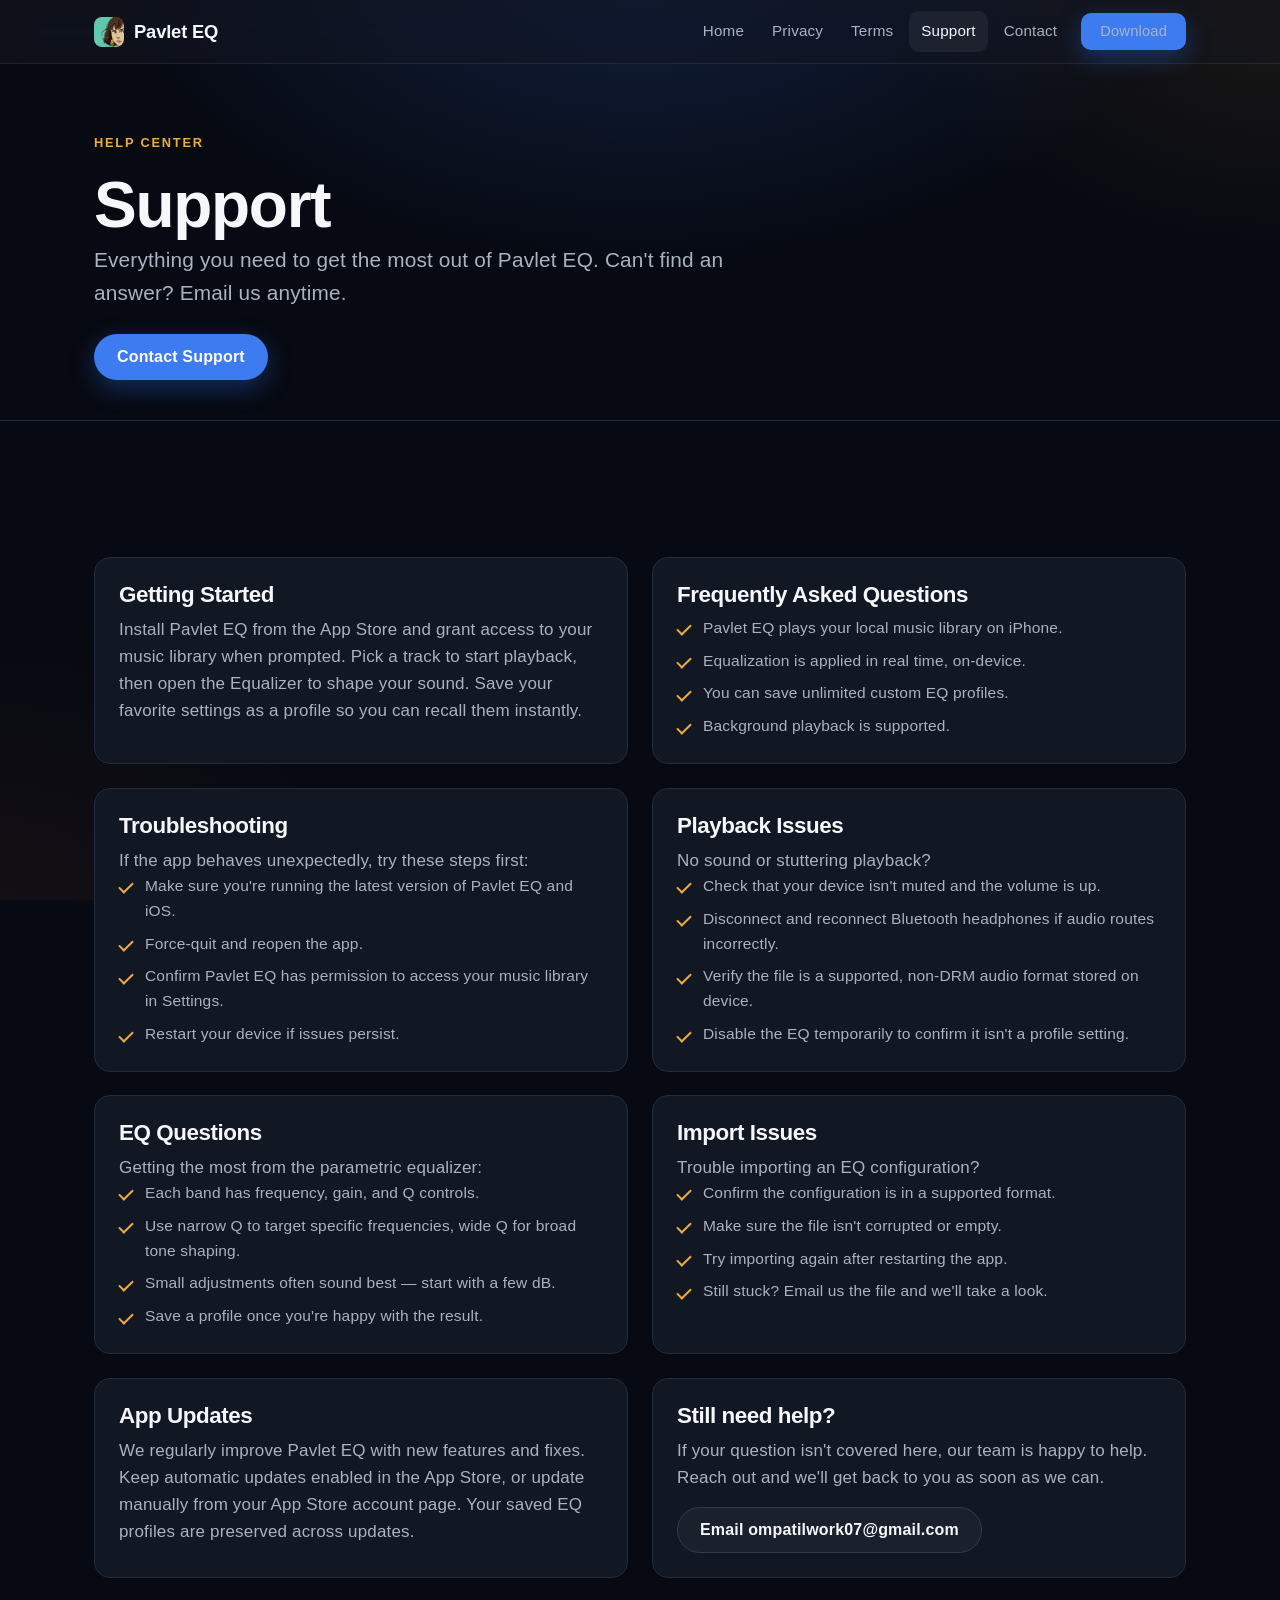
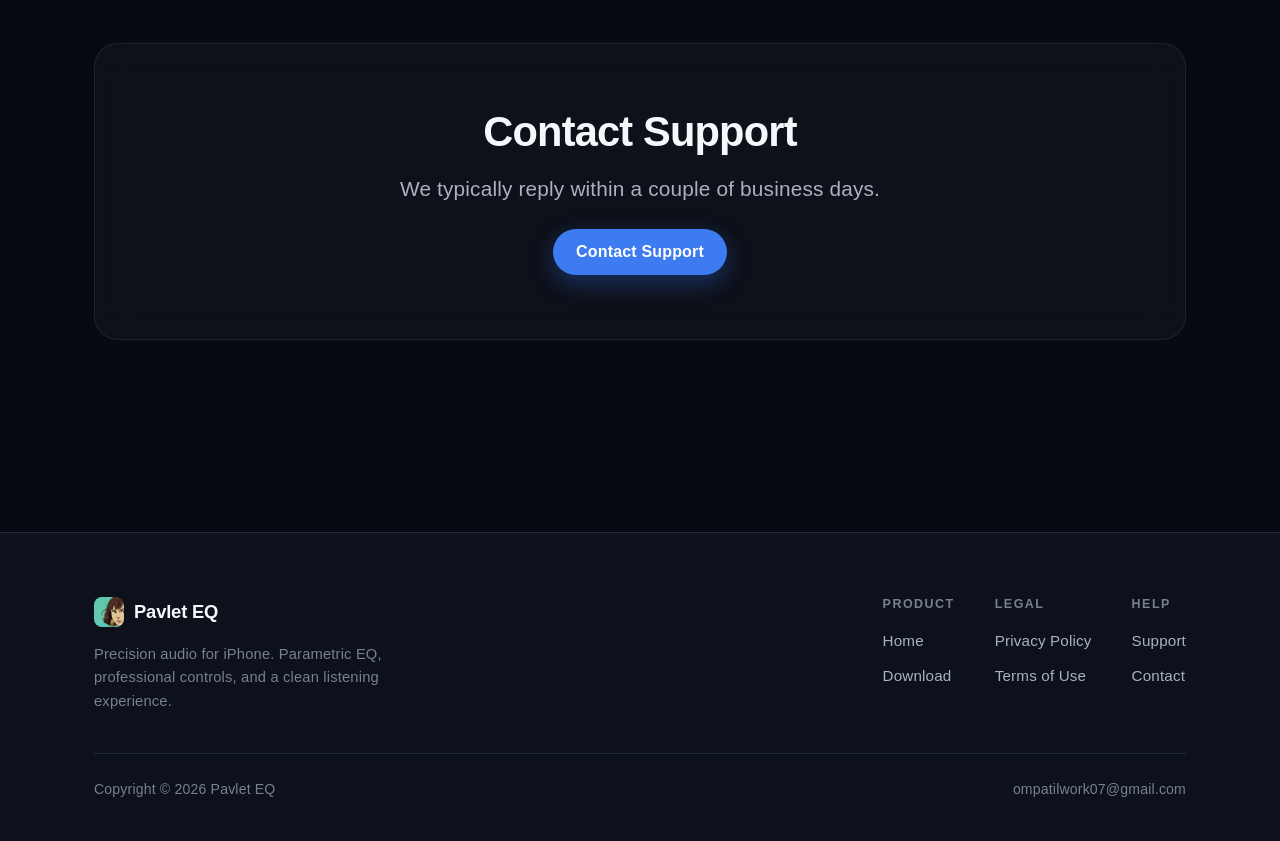
<file: support.html>
<!DOCTYPE html>
<html lang="en">
<head>
  <meta charset="UTF-8" />
  <meta name="viewport" content="width=device-width, initial-scale=1" />
  <title>Support — Pavlet EQ</title>
  <meta name="description" content="Get help with Pavlet EQ. Find getting-started tips, FAQs, troubleshooting for playback, EQ, and importing presets, plus how to contact support." />
  <meta name="theme-color" content="#070a12" />
  <meta name="color-scheme" content="dark" />
  <link rel="canonical" href="https://pavlet.app/support.html" />

  <meta property="og:type" content="website" />
  <meta property="og:site_name" content="Pavlet EQ" />
  <meta property="og:title" content="Support — Pavlet EQ" />
  <meta property="og:description" content="Getting started, FAQs, troubleshooting, and how to contact Pavlet EQ support." />
  <meta property="og:url" content="https://pavlet.app/support.html" />
  <meta property="og:image" content="https://pavlet.app/assets/img/social/og-image.svg" />
  <meta name="twitter:card" content="summary_large_image" />
  <meta name="twitter:title" content="Support — Pavlet EQ" />
  <meta name="twitter:description" content="Getting started, FAQs, troubleshooting, and how to contact Pavlet EQ support." />
  <meta name="twitter:image" content="https://pavlet.app/assets/img/social/og-image.svg" />

  <link rel="icon" href="assets/img/logo/favicon.png" type="image/png" />
  <link rel="apple-touch-icon" href="assets/img/logo/apple-touch-icon.png" />
  <link rel="stylesheet" href="assets/css/style.css" />
</head>
<body>
  <a class="skip-link" href="#main">Skip to content</a>

  <header class="site-header">
    <nav class="nav" aria-label="Primary">
      <a class="brand" href="index.html" aria-label="Pavlet EQ home">
        <img src="assets/img/logo/logo-mark.png" alt="" width="30" height="30" />
        <span>Pavlet EQ</span>
      </a>
      <button class="nav-toggle" type="button" aria-expanded="false" aria-controls="nav-links" aria-label="Toggle navigation menu">
        <svg class="icon-open" viewBox="0 0 24 24" fill="none" stroke="currentColor" stroke-width="2" stroke-linecap="round" aria-hidden="true"><path d="M4 7h16M4 12h16M4 17h16"/></svg>
        <svg class="icon-close" viewBox="0 0 24 24" fill="none" stroke="currentColor" stroke-width="2" stroke-linecap="round" aria-hidden="true"><path d="M6 6l12 12M18 6L6 18"/></svg>
      </button>
      <div class="nav-links" id="nav-links">
        <a href="index.html">Home</a>
        <a href="privacy.html">Privacy</a>
        <a href="terms.html">Terms</a>
        <a href="support.html" aria-current="page">Support</a>
        <a href="contact.html">Contact</a>
        <span class="nav-cta"><a class="btn btn--primary" href="index.html#download">Download</a></span>
      </div>
    </nav>
  </header>

  <main id="main">
    <section class="page-hero">
      <div class="container">
        <span class="eyebrow">Help Center</span>
        <h1>Support</h1>
        <p class="lead">Everything you need to get the most out of Pavlet EQ. Can't find an answer? Email us anytime.</p>
        <div class="btn-row" style="margin-top:24px">
          <a class="btn btn--primary" href="mailto:ompatilwork07@gmail.com">Contact Support</a>
        </div>
      </div>
    </section>

    <section class="section">
      <div class="container">
        <div class="grid support-grid">
          <article class="support-card reveal" id="getting-started">
            <h3>Getting Started</h3>
            <p>Install Pavlet EQ from the App Store and grant access to your music library when prompted. Pick a track to start playback, then open the Equalizer to shape your sound. Save your favorite settings as a profile so you can recall them instantly.</p>
          </article>

          <article class="support-card reveal" data-delay="1" id="faq">
            <h3>Frequently Asked Questions</h3>
            <ul class="feature-list">
              <li>Pavlet EQ plays your local music library on iPhone.</li>
              <li>Equalization is applied in real time, on-device.</li>
              <li>You can save unlimited custom EQ profiles.</li>
              <li>Background playback is supported.</li>
            </ul>
          </article>

          <article class="support-card reveal" id="troubleshooting">
            <h3>Troubleshooting</h3>
            <p>If the app behaves unexpectedly, try these steps first:</p>
            <ul class="feature-list">
              <li>Make sure you're running the latest version of Pavlet EQ and iOS.</li>
              <li>Force-quit and reopen the app.</li>
              <li>Confirm Pavlet EQ has permission to access your music library in Settings.</li>
              <li>Restart your device if issues persist.</li>
            </ul>
          </article>

          <article class="support-card reveal" data-delay="1" id="playback">
            <h3>Playback Issues</h3>
            <p>No sound or stuttering playback?</p>
            <ul class="feature-list">
              <li>Check that your device isn't muted and the volume is up.</li>
              <li>Disconnect and reconnect Bluetooth headphones if audio routes incorrectly.</li>
              <li>Verify the file is a supported, non-DRM audio format stored on device.</li>
              <li>Disable the EQ temporarily to confirm it isn't a profile setting.</li>
            </ul>
          </article>

          <article class="support-card reveal" id="eq">
            <h3>EQ Questions</h3>
            <p>Getting the most from the parametric equalizer:</p>
            <ul class="feature-list">
              <li>Each band has frequency, gain, and Q controls.</li>
              <li>Use narrow Q to target specific frequencies, wide Q for broad tone shaping.</li>
              <li>Small adjustments often sound best — start with a few dB.</li>
              <li>Save a profile once you're happy with the result.</li>
            </ul>
          </article>

          <article class="support-card reveal" data-delay="1" id="import">
            <h3>Import Issues</h3>
            <p>Trouble importing an EQ configuration?</p>
            <ul class="feature-list">
              <li>Confirm the configuration is in a supported format.</li>
              <li>Make sure the file isn't corrupted or empty.</li>
              <li>Try importing again after restarting the app.</li>
              <li>Still stuck? Email us the file and we'll take a look.</li>
            </ul>
          </article>

          <article class="support-card reveal" id="updates">
            <h3>App Updates</h3>
            <p>We regularly improve Pavlet EQ with new features and fixes. Keep automatic updates enabled in the App Store, or update manually from your App Store account page. Your saved EQ profiles are preserved across updates.</p>
          </article>

          <article class="support-card reveal" data-delay="1">
            <h3>Still need help?</h3>
            <p>If your question isn't covered here, our team is happy to help. Reach out and we'll get back to you as soon as we can.</p>
            <div class="btn-row" style="margin-top:16px">
              <a class="btn btn--ghost" href="mailto:ompatilwork07@gmail.com">Email ompatilwork07@gmail.com</a>
            </div>
          </article>
        </div>

        <div class="support-cta reveal">
          <h2>Contact Support</h2>
          <p class="lead">We typically reply within a couple of business days.</p>
          <div class="btn-row center">
            <a class="btn btn--primary" href="mailto:ompatilwork07@gmail.com">Contact Support</a>
          </div>
        </div>
      </div>
    </section>
  </main>

  <footer class="site-footer">
    <div class="container">
      <div class="footer-grid">
        <div class="footer-brand">
          <a class="brand" href="index.html" aria-label="Pavlet EQ home">
            <img src="assets/img/logo/logo-mark.png" alt="" width="30" height="30" />
            <span>Pavlet EQ</span>
          </a>
          <p>Precision audio for iPhone. Parametric EQ, professional controls, and a clean listening experience.</p>
        </div>
        <nav class="footer-links" aria-label="Footer">
          <div class="footer-col">
            <h4>Product</h4>
            <ul>
              <li><a href="index.html">Home</a></li>
              <li><a href="index.html#download">Download</a></li>
            </ul>
          </div>
          <div class="footer-col">
            <h4>Legal</h4>
            <ul>
              <li><a href="privacy.html">Privacy Policy</a></li>
              <li><a href="terms.html">Terms of Use</a></li>
            </ul>
          </div>
          <div class="footer-col">
            <h4>Help</h4>
            <ul>
              <li><a href="support.html">Support</a></li>
              <li><a href="contact.html">Contact</a></li>
            </ul>
          </div>
        </nav>
      </div>
      <div class="footer-bottom">
        <span>Copyright &copy; <span id="year">2026</span> Pavlet EQ</span>
        <span>ompatilwork07@gmail.com</span>
      </div>
    </div>
  </footer>

  <script src="assets/js/script.js"></script>
</body>
</html>
</file>
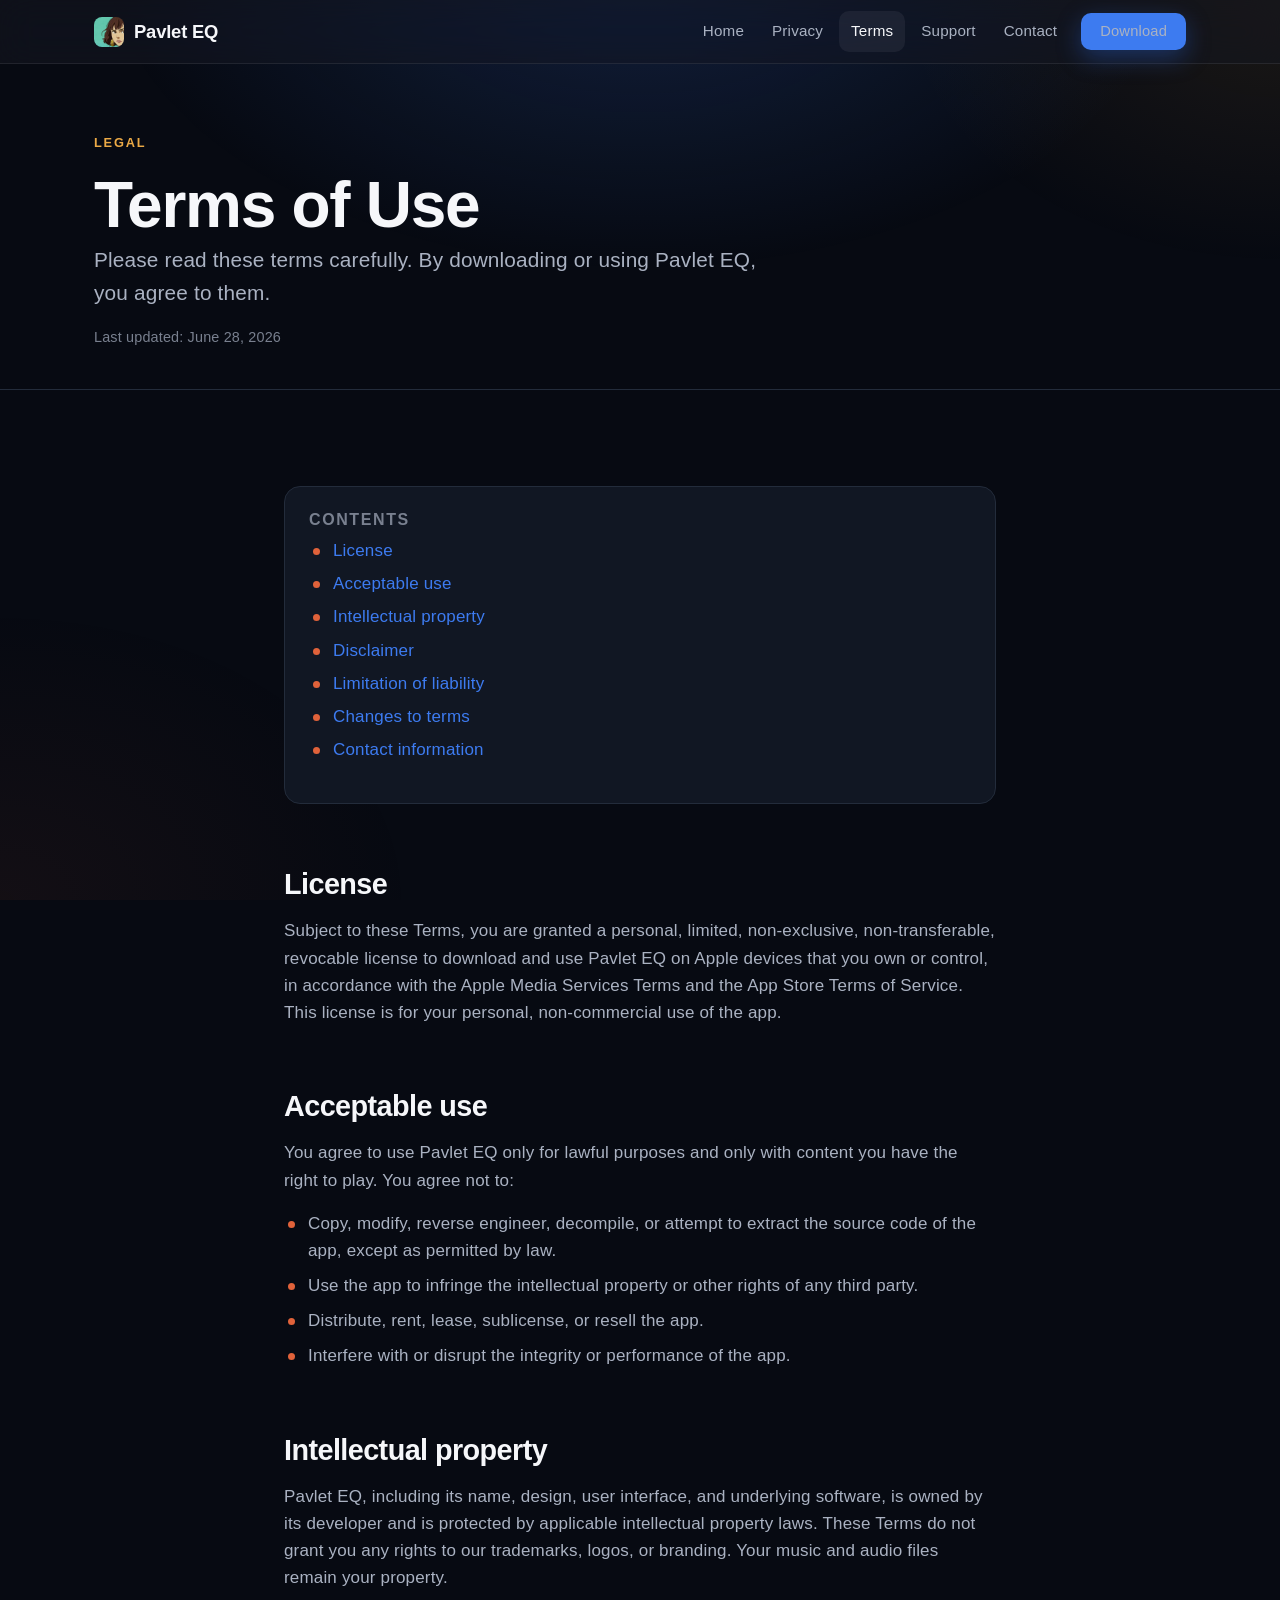
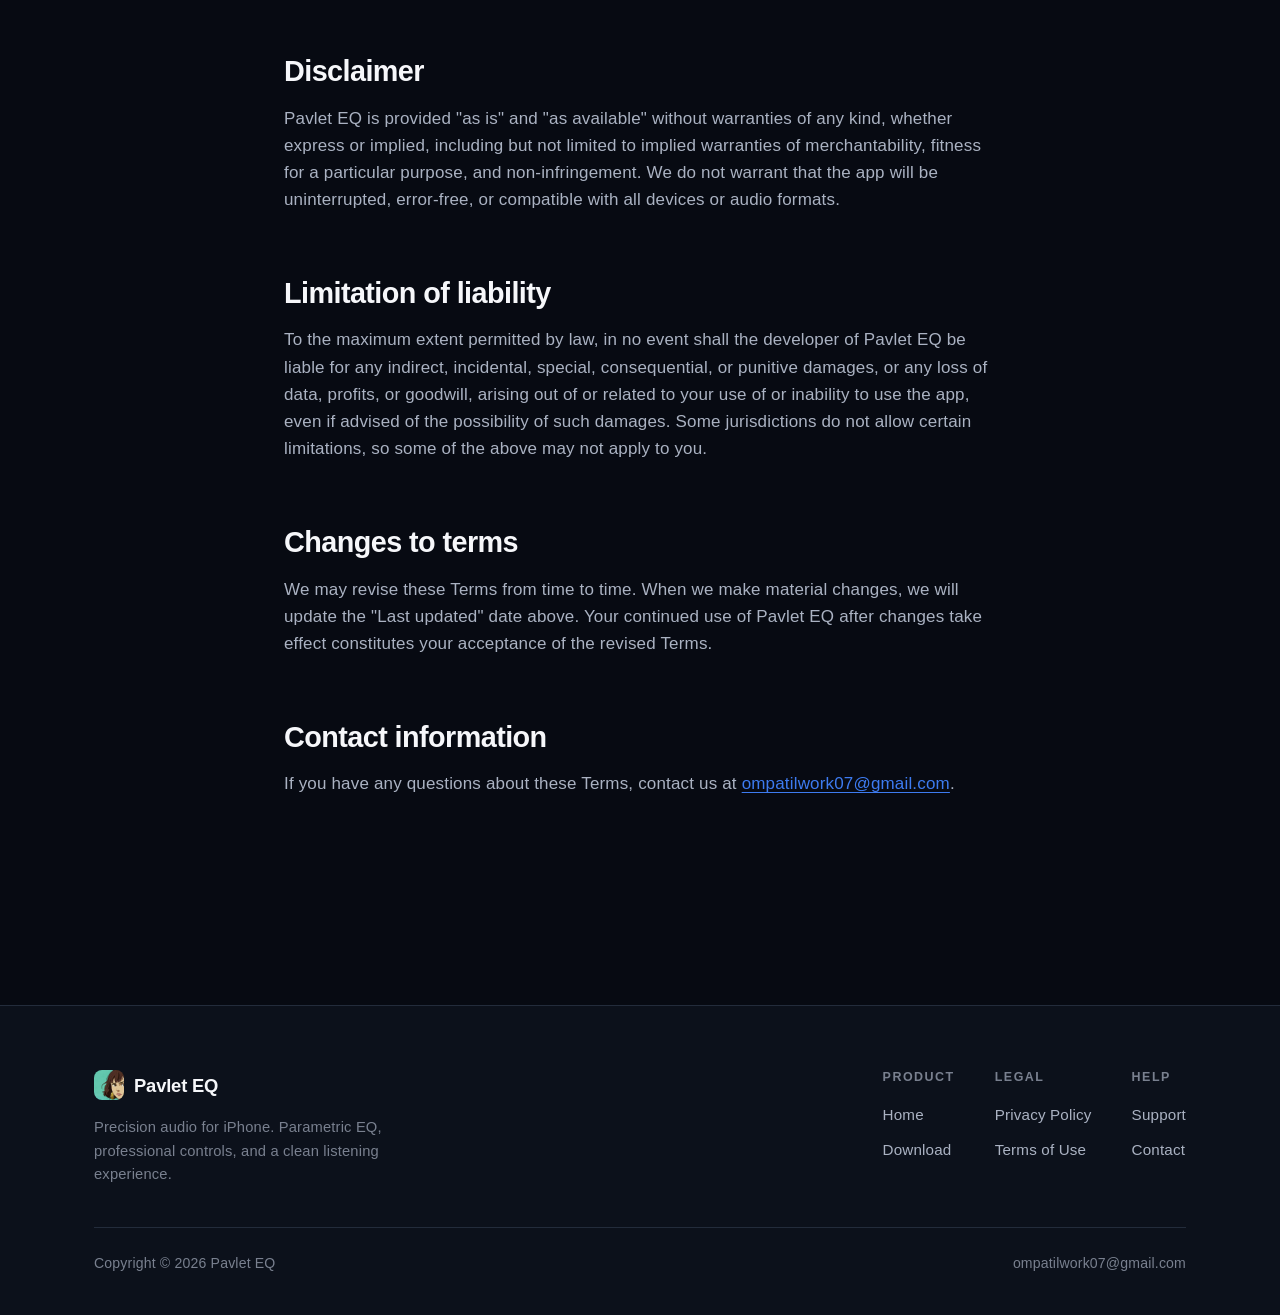
<file: terms.html>
<!DOCTYPE html>
<html lang="en">
<head>
  <meta charset="UTF-8" />
  <meta name="viewport" content="width=device-width, initial-scale=1" />
  <title>Terms of Use — Pavlet EQ</title>
  <meta name="description" content="The Terms of Use for Pavlet EQ, covering license, acceptable use, intellectual property, disclaimers, and limitation of liability." />
  <meta name="theme-color" content="#070a12" />
  <meta name="color-scheme" content="dark" />
  <link rel="canonical" href="https://pavlet.app/terms.html" />

  <meta property="og:type" content="article" />
  <meta property="og:site_name" content="Pavlet EQ" />
  <meta property="og:title" content="Terms of Use — Pavlet EQ" />
  <meta property="og:description" content="License, acceptable use, intellectual property, and liability terms for Pavlet EQ." />
  <meta property="og:url" content="https://pavlet.app/terms.html" />
  <meta property="og:image" content="https://pavlet.app/assets/img/social/og-image.svg" />
  <meta name="twitter:card" content="summary_large_image" />
  <meta name="twitter:title" content="Terms of Use — Pavlet EQ" />
  <meta name="twitter:description" content="License, acceptable use, intellectual property, and liability terms for Pavlet EQ." />
  <meta name="twitter:image" content="https://pavlet.app/assets/img/social/og-image.svg" />

  <link rel="icon" href="assets/img/logo/favicon.png" type="image/png" />
  <link rel="apple-touch-icon" href="assets/img/logo/apple-touch-icon.png" />
  <link rel="stylesheet" href="assets/css/style.css" />
</head>
<body>
  <a class="skip-link" href="#main">Skip to content</a>

  <header class="site-header">
    <nav class="nav" aria-label="Primary">
      <a class="brand" href="index.html" aria-label="Pavlet EQ home">
        <img src="assets/img/logo/logo-mark.png" alt="" width="30" height="30" />
        <span>Pavlet EQ</span>
      </a>
      <button class="nav-toggle" type="button" aria-expanded="false" aria-controls="nav-links" aria-label="Toggle navigation menu">
        <svg class="icon-open" viewBox="0 0 24 24" fill="none" stroke="currentColor" stroke-width="2" stroke-linecap="round" aria-hidden="true"><path d="M4 7h16M4 12h16M4 17h16"/></svg>
        <svg class="icon-close" viewBox="0 0 24 24" fill="none" stroke="currentColor" stroke-width="2" stroke-linecap="round" aria-hidden="true"><path d="M6 6l12 12M18 6L6 18"/></svg>
      </button>
      <div class="nav-links" id="nav-links">
        <a href="index.html">Home</a>
        <a href="privacy.html">Privacy</a>
        <a href="terms.html" aria-current="page">Terms</a>
        <a href="support.html">Support</a>
        <a href="contact.html">Contact</a>
        <span class="nav-cta"><a class="btn btn--primary" href="index.html#download">Download</a></span>
      </div>
    </nav>
  </header>

  <main id="main">
    <section class="page-hero">
      <div class="container">
        <span class="eyebrow">Legal</span>
        <h1>Terms of Use</h1>
        <p class="lead">Please read these terms carefully. By downloading or using Pavlet EQ, you agree to them.</p>
        <p class="updated">Last updated: June 28, 2026</p>
      </div>
    </section>

    <section class="section">
      <div class="container prose">
        <nav class="toc" aria-label="On this page">
          <h2>Contents</h2>
          <ul>
            <li><a href="#license">License</a></li>
            <li><a href="#acceptable-use">Acceptable use</a></li>
            <li><a href="#ip">Intellectual property</a></li>
            <li><a href="#disclaimer">Disclaimer</a></li>
            <li><a href="#liability">Limitation of liability</a></li>
            <li><a href="#changes">Changes to terms</a></li>
            <li><a href="#contact">Contact information</a></li>
          </ul>
        </nav>

        <h2 id="license">License</h2>
        <p>Subject to these Terms, you are granted a personal, limited, non-exclusive, non-transferable, revocable license to download and use Pavlet EQ on Apple devices that you own or control, in accordance with the Apple Media Services Terms and the App Store Terms of Service. This license is for your personal, non-commercial use of the app.</p>

        <h2 id="acceptable-use">Acceptable use</h2>
        <p>You agree to use Pavlet EQ only for lawful purposes and only with content you have the right to play. You agree not to:</p>
        <ul>
          <li>Copy, modify, reverse engineer, decompile, or attempt to extract the source code of the app, except as permitted by law.</li>
          <li>Use the app to infringe the intellectual property or other rights of any third party.</li>
          <li>Distribute, rent, lease, sublicense, or resell the app.</li>
          <li>Interfere with or disrupt the integrity or performance of the app.</li>
        </ul>

        <h2 id="ip">Intellectual property</h2>
        <p>Pavlet EQ, including its name, design, user interface, and underlying software, is owned by its developer and is protected by applicable intellectual property laws. These Terms do not grant you any rights to our trademarks, logos, or branding. Your music and audio files remain your property.</p>

        <h2 id="disclaimer">Disclaimer</h2>
        <p>Pavlet EQ is provided "as is" and "as available" without warranties of any kind, whether express or implied, including but not limited to implied warranties of merchantability, fitness for a particular purpose, and non-infringement. We do not warrant that the app will be uninterrupted, error-free, or compatible with all devices or audio formats.</p>

        <h2 id="liability">Limitation of liability</h2>
        <p>To the maximum extent permitted by law, in no event shall the developer of Pavlet EQ be liable for any indirect, incidental, special, consequential, or punitive damages, or any loss of data, profits, or goodwill, arising out of or related to your use of or inability to use the app, even if advised of the possibility of such damages. Some jurisdictions do not allow certain limitations, so some of the above may not apply to you.</p>

        <h2 id="changes">Changes to terms</h2>
        <p>We may revise these Terms from time to time. When we make material changes, we will update the "Last updated" date above. Your continued use of Pavlet EQ after changes take effect constitutes your acceptance of the revised Terms.</p>

        <h2 id="contact">Contact information</h2>
        <p>If you have any questions about these Terms, contact us at <a href="mailto:ompatilwork07@gmail.com">ompatilwork07@gmail.com</a>.</p>
      </div>
    </section>
  </main>

  <footer class="site-footer">
    <div class="container">
      <div class="footer-grid">
        <div class="footer-brand">
          <a class="brand" href="index.html" aria-label="Pavlet EQ home">
            <img src="assets/img/logo/logo-mark.png" alt="" width="30" height="30" />
            <span>Pavlet EQ</span>
          </a>
          <p>Precision audio for iPhone. Parametric EQ, professional controls, and a clean listening experience.</p>
        </div>
        <nav class="footer-links" aria-label="Footer">
          <div class="footer-col">
            <h4>Product</h4>
            <ul>
              <li><a href="index.html">Home</a></li>
              <li><a href="index.html#download">Download</a></li>
            </ul>
          </div>
          <div class="footer-col">
            <h4>Legal</h4>
            <ul>
              <li><a href="privacy.html">Privacy Policy</a></li>
              <li><a href="terms.html">Terms of Use</a></li>
            </ul>
          </div>
          <div class="footer-col">
            <h4>Help</h4>
            <ul>
              <li><a href="support.html">Support</a></li>
              <li><a href="contact.html">Contact</a></li>
            </ul>
          </div>
        </nav>
      </div>
      <div class="footer-bottom">
        <span>Copyright &copy; <span id="year">2026</span> Pavlet EQ</span>
        <span>ompatilwork07@gmail.com</span>
      </div>
    </div>
  </footer>

  <script src="assets/js/script.js"></script>
</body>
</html>
</file>
<file: assets/css/style.css>
/* ==========================================================================
   Pavlet EQ — style.css
   Hand-written CSS for a static GitHub Pages site. No build tools.
   Sections:
     1.  Design tokens (CSS custom properties)
     2.  Reset & base
     3.  Typography
     4.  Layout primitives (container, section, grid)
     5.  Buttons & badges
     6.  Header / navigation (glass)
     7.  Hero
     8.  Feature cards (glass)
     9.  "Why Pavlet EQ" band
     10. Screenshots
     11. FAQ / details accordion
     12. Legal & document pages (prose)
     13. Support page
     14. Contact page
     15. 404 page
     16. Footer
     17. Scroll-reveal animation utilities
     18. Responsive breakpoints
     19. Accessibility & reduced motion
   ========================================================================== */

/* 1. Design tokens -------------------------------------------------------- */
:root {
  /* Brand palette — sampled from the app logo */
  --brand-blue: #2b66da;  /* primary   (logo background)      */
  --brand-amber: #ecaa46; /* secondary (collar)              */
  --brand-coral: #e0623a; /* tertiary  (lips / shirt pattern) */

  /* Surfaces — dark, subtly tinted toward the brand navy */
  --bg: #070a12;
  --bg-elev: #0c111b;
  --surface: #111723;
  --surface-2: #18202e;
  --border: #232c3b;
  --border-strong: #303c4f;

  /* Text */
  --text: #f6f7fa;
  --text-muted: #aab2c2;
  --text-dim: #79808f;

  /* Accent roles — primary blue, secondary amber, tertiary coral */
  --accent: #3d7bf0;
  --accent-2: #ecaa46;
  --accent-3: #e0623a;
  --accent-grad: linear-gradient(120deg, #3d7bf0 0%, #5c8ef5 42%, #ecaa46 115%);
  --accent-soft: rgba(43, 102, 218, 0.16);

  /* Glass */
  --glass-bg: rgba(20, 23, 31, 0.6);
  --glass-border: rgba(255, 255, 255, 0.08);
  --glass-blur: 18px;

  /* Effects */
  --shadow-sm: 0 1px 2px rgba(0, 0, 0, 0.4);
  --shadow-md: 0 8px 30px rgba(0, 0, 0, 0.35);
  --shadow-lg: 0 24px 60px rgba(0, 0, 0, 0.5);
  --ring: 0 0 0 3px rgba(61, 123, 240, 0.5);

  /* Radii */
  --r-sm: 10px;
  --r-md: 16px;
  --r-lg: 24px;
  --r-xl: 32px;
  --r-pill: 999px;

  /* Spacing scale */
  --space-1: 4px;
  --space-2: 8px;
  --space-3: 16px;
  --space-4: 24px;
  --space-5: 40px;
  --space-6: 64px;
  --space-7: 96px;

  /* Layout */
  --maxw: 1140px;
  --nav-h: 64px;

  /* Type */
  --font-sans: -apple-system, BlinkMacSystemFont, "SF Pro Text", "SF Pro Display",
    "Segoe UI", Roboto, Inter, "Helvetica Neue", Arial, sans-serif;

  --transition: 220ms cubic-bezier(0.22, 0.61, 0.36, 1);
}

/* 2. Reset & base --------------------------------------------------------- */
*,
*::before,
*::after {
  box-sizing: border-box;
  margin: 0;
  padding: 0;
}

html {
  scroll-behavior: smooth;
  scroll-padding-top: calc(var(--nav-h) + 16px);
  -webkit-text-size-adjust: 100%;
}

body {
  background: var(--bg);
  color: var(--text);
  font-family: var(--font-sans);
  font-size: 17px;
  line-height: 1.6;
  letter-spacing: 0.01em;
  -webkit-font-smoothing: antialiased;
  -moz-osx-font-smoothing: grayscale;
  text-rendering: optimizeLegibility;
  min-height: 100vh;
  overflow-x: hidden;
}

/* Ambient background glow */
body::before {
  content: "";
  position: fixed;
  inset: 0;
  z-index: -1;
  background:
    radial-gradient(60% 50% at 50% -5%, rgba(61, 123, 240, 0.20), transparent 70%),
    radial-gradient(42% 42% at 100% 0%, rgba(236, 170, 70, 0.09), transparent 70%),
    radial-gradient(45% 45% at 0% 100%, rgba(224, 98, 58, 0.06), transparent 72%);
  pointer-events: none;
}

::selection {
  background: rgba(224, 98, 58, 0.28);
  color: #fff;
}

img,
svg {
  max-width: 100%;
  display: block;
}

a {
  color: var(--accent);
  text-decoration: none;
  transition: color var(--transition);
}

a:hover {
  color: var(--text);
}

ul,
ol {
  list-style: none;
}

:focus-visible {
  outline: none;
  box-shadow: var(--ring);
  border-radius: 6px;
}

/* 3. Typography ----------------------------------------------------------- */
h1,
h2,
h3,
h4 {
  line-height: 1.15;
  letter-spacing: -0.02em;
  font-weight: 700;
  color: var(--text);
}

h1 { font-size: clamp(2.4rem, 6vw, 4rem); }
h2 { font-size: clamp(1.8rem, 4vw, 2.6rem); }
h3 { font-size: clamp(1.15rem, 2.4vw, 1.4rem); }

p { color: var(--text-muted); }

.eyebrow {
  display: inline-block;
  font-size: 0.8rem;
  font-weight: 600;
  letter-spacing: 0.14em;
  text-transform: uppercase;
  color: var(--accent-2);
  margin-bottom: var(--space-3);
}

.lead {
  font-size: clamp(1.05rem, 2.2vw, 1.3rem);
  color: var(--text-muted);
  max-width: 60ch;
}

.gradient-text {
  background: var(--accent-grad);
  -webkit-background-clip: text;
  background-clip: text;
  color: transparent;
}

/* 4. Layout primitives ---------------------------------------------------- */
.container {
  width: 100%;
  max-width: var(--maxw);
  margin-inline: auto;
  padding-inline: var(--space-4);
}

.section {
  padding-block: var(--space-7);
}

.section--tight { padding-block: var(--space-6); }

.section-head {
  max-width: 60ch;
  margin-bottom: var(--space-5);
}

.section-head.center {
  margin-inline: auto;
  text-align: center;
}

.grid {
  display: grid;
  gap: var(--space-4);
}

.skip-link {
  position: absolute;
  left: -9999px;
  top: 0;
  background: var(--accent);
  color: #fff;
  padding: var(--space-2) var(--space-3);
  border-radius: var(--r-sm);
  z-index: 1000;
}

.skip-link:focus {
  left: var(--space-3);
  top: var(--space-3);
}

/* 5. Buttons & badges ----------------------------------------------------- */
.btn {
  display: inline-flex;
  align-items: center;
  justify-content: center;
  gap: var(--space-2);
  font-family: inherit;
  font-size: 1rem;
  font-weight: 600;
  line-height: 1;
  padding: 14px 22px;
  border-radius: var(--r-pill);
  border: 1px solid transparent;
  cursor: pointer;
  transition: transform var(--transition), box-shadow var(--transition),
    background var(--transition), border-color var(--transition);
  white-space: nowrap;
}

.btn:active { transform: translateY(1px) scale(0.99); }

.btn--primary {
  background: var(--accent);
  color: #ffffff;
  box-shadow: 0 8px 24px rgba(43, 102, 218, 0.38);
}

.btn--primary:hover {
  color: #ffffff;
  background: #4f88f5;
  transform: translateY(-2px);
  box-shadow: 0 14px 34px rgba(43, 102, 218, 0.48);
}

.btn--ghost {
  background: rgba(255, 255, 255, 0.04);
  color: var(--text);
  border-color: var(--border-strong);
}

.btn--ghost:hover {
  color: var(--text);
  background: rgba(255, 255, 255, 0.08);
  border-color: var(--accent);
}

.btn-row {
  display: flex;
  flex-wrap: wrap;
  gap: var(--space-3);
}

.btn-row.center { justify-content: center; }

/* App Store badge image button */
.badge-link {
  display: inline-block;
  border-radius: 12px;
  transition: transform var(--transition), box-shadow var(--transition);
}

.badge-link:hover {
  transform: translateY(-2px);
  box-shadow: var(--shadow-md);
}

.badge-link img { width: 180px; height: auto; }

/* 6. Header / navigation -------------------------------------------------- */
.site-header {
  position: sticky;
  top: 0;
  z-index: 100;
  height: var(--nav-h);
  display: flex;
  align-items: center;
  background: var(--glass-bg);
  border-bottom: 1px solid var(--glass-border);
  -webkit-backdrop-filter: blur(var(--glass-blur)) saturate(160%);
  backdrop-filter: blur(var(--glass-blur)) saturate(160%);
}

/* Fallback for browsers without backdrop-filter */
@supports not ((backdrop-filter: blur(1px)) or (-webkit-backdrop-filter: blur(1px))) {
  .site-header { background: rgba(11, 12, 16, 0.95); }
}

/* Stronger separation once the page is scrolled */
.site-header.is-scrolled {
  border-bottom-color: var(--border-strong);
  box-shadow: var(--shadow-sm);
}

.nav {
  width: 100%;
  max-width: var(--maxw);
  margin-inline: auto;
  padding-inline: var(--space-4);
  display: flex;
  align-items: center;
  justify-content: space-between;
  gap: var(--space-3);
}

.brand {
  display: inline-flex;
  align-items: center;
  gap: 10px;
  font-weight: 700;
  font-size: 1.15rem;
  color: var(--text);
  letter-spacing: -0.01em;
}

.brand img {
  width: 30px;
  height: 30px;
  border-radius: 8px;
  object-fit: cover;
}
.brand:hover { color: var(--text); }

.nav-links {
  display: flex;
  align-items: center;
  gap: var(--space-1);
}

.nav-links a {
  color: var(--text-muted);
  font-size: 0.95rem;
  font-weight: 500;
  padding: 8px 12px;
  border-radius: var(--r-sm);
  transition: color var(--transition), background var(--transition);
}

.nav-links a:hover,
.nav-links a[aria-current="page"] {
  color: var(--text);
  background: rgba(255, 255, 255, 0.06);
}

.nav-cta { margin-left: var(--space-2); }

.nav-cta .btn { padding: 10px 18px; font-size: 0.92rem; }

/* Mobile nav toggle */
.nav-toggle {
  display: none;
  width: 42px;
  height: 42px;
  border: 1px solid var(--border-strong);
  border-radius: var(--r-sm);
  background: rgba(255, 255, 255, 0.04);
  cursor: pointer;
  color: var(--text);
  align-items: center;
  justify-content: center;
}

.nav-toggle svg { width: 22px; height: 22px; }
.nav-toggle .icon-close { display: none; }
.nav-toggle[aria-expanded="true"] .icon-open { display: none; }
.nav-toggle[aria-expanded="true"] .icon-close { display: block; }

/* 7. Hero ----------------------------------------------------------------- */
.hero {
  position: relative;
  padding-block: clamp(var(--space-6), 12vw, 140px) var(--space-7);
  overflow: hidden;
}

.hero-grid {
  display: grid;
  grid-template-columns: 1.1fr 0.9fr;
  gap: var(--space-6);
  align-items: center;
}

.hero-copy .lead { margin-top: var(--space-4); }
.hero-copy .btn-row { margin-top: var(--space-5); }

.hero-pill {
  display: inline-flex;
  align-items: center;
  gap: var(--space-2);
  padding: 6px 14px;
  margin-bottom: var(--space-4);
  font-size: 0.85rem;
  font-weight: 500;
  color: var(--text-muted);
  background: var(--glass-bg);
  border: 1px solid var(--glass-border);
  border-radius: var(--r-pill);
  -webkit-backdrop-filter: blur(10px);
  backdrop-filter: blur(10px);
}

.hero-pill .dot {
  width: 8px;
  height: 8px;
  border-radius: 50%;
  background: var(--accent-2);
  box-shadow: 0 0 10px var(--accent-2);
}

.hero-sub {
  margin-top: var(--space-4);
  font-size: 0.92rem;
  color: var(--text-dim);
}

/* Hero device showcase */
.hero-art {
  position: relative;
  display: flex;
  justify-content: center;
}

.device {
  position: relative;
  width: clamp(220px, 70%, 300px);
  border-radius: 42px;
  padding: 10px;
  background: linear-gradient(160deg, #2a2e3a, #15171f);
  border: 1px solid var(--border-strong);
  box-shadow: var(--shadow-lg);
}

.device::after {
  content: "";
  position: absolute;
  top: 16px;
  left: 50%;
  transform: translateX(-50%);
  width: 38%;
  height: 22px;
  background: #0b0c10;
  border-radius: var(--r-pill);
}

.device img {
  width: 100%;
  border-radius: 34px;
  display: block;
}

.hero-glow {
  position: absolute;
  inset: -10% -20%;
  z-index: -1;
  background: radial-gradient(45% 45% at 60% 40%, rgba(61, 123, 240, 0.42), transparent 70%);
  filter: blur(20px);
}

/* 8. Feature cards -------------------------------------------------------- */
.features-grid {
  grid-template-columns: repeat(2, 1fr);
}

.card {
  position: relative;
  background: var(--glass-bg);
  border: 1px solid var(--glass-border);
  border-radius: var(--r-lg);
  padding: var(--space-5);
  -webkit-backdrop-filter: blur(var(--glass-blur));
  backdrop-filter: blur(var(--glass-blur));
  transition: transform var(--transition), border-color var(--transition),
    box-shadow var(--transition);
  overflow: hidden;
}

@supports not ((backdrop-filter: blur(1px)) or (-webkit-backdrop-filter: blur(1px))) {
  .card { background: var(--surface); }
}

.card:hover {
  transform: translateY(-4px);
  border-color: var(--border-strong);
  box-shadow: var(--shadow-md);
}

.card-icon {
  width: 54px;
  height: 54px;
  display: inline-flex;
  align-items: center;
  justify-content: center;
  border-radius: var(--r-md);
  background: var(--accent-soft);
  color: var(--accent-2);
  margin-bottom: var(--space-4);
}

.card-icon img { width: 30px; height: 30px; }

.card h3 { margin-bottom: var(--space-2); }
.card p { margin-bottom: var(--space-3); }

.card-tagline {
  font-weight: 600;
  color: var(--text);
  font-size: 1.02rem;
}

.feature-list {
  display: flex;
  flex-direction: column;
  gap: var(--space-2);
}

.feature-list li {
  position: relative;
  padding-left: 26px;
  color: var(--text-muted);
  font-size: 0.97rem;
}

.feature-list li::before {
  content: "";
  position: absolute;
  left: 0;
  top: 0.55em;
  width: 14px;
  height: 8px;
  border-left: 2px solid var(--accent-2);
  border-bottom: 2px solid var(--accent-2);
  transform: rotate(-45deg);
}

/* 9. "Why Pavlet EQ" band ---------------------------------------------------- */
.why {
  background:
    linear-gradient(180deg, transparent, rgba(61, 123, 240, 0.06)),
    var(--bg-elev);
  border-block: 1px solid var(--border);
}

.why-grid {
  grid-template-columns: repeat(3, 1fr);
  margin-top: var(--space-5);
}

.stat {
  text-align: center;
  padding: var(--space-4);
}

.stat .num {
  font-size: clamp(2rem, 5vw, 3rem);
  font-weight: 700;
  background: var(--accent-grad);
  -webkit-background-clip: text;
  background-clip: text;
  color: transparent;
}

.stat .label {
  color: var(--text-dim);
  font-size: 0.95rem;
  margin-top: var(--space-1);
}

/* 10. Screenshots --------------------------------------------------------- */
.shots {
  display: grid;
  grid-template-columns: repeat(3, 1fr);
  gap: var(--space-5);
  margin-top: var(--space-5);
  align-items: start;
}

.shot {
  display: flex;
  flex-direction: column;
  align-items: center;
  gap: var(--space-3);
}

.shot figcaption {
  text-align: center;
  color: var(--text-dim);
  font-size: 0.88rem;
}

/* Realistic iPhone 16 Pro Max device frame.
   The screenshot keeps height:auto so it always renders at its exact
   native aspect ratio (471 x 1024) — never stretched or cropped. */
.phone-frame {
  position: relative;
  width: 100%;
  max-width: 300px;
  margin-inline: auto;
  padding: 9px;
  background: linear-gradient(155deg, #3c4150, #20242e 48%, #15171f);
  border: 1px solid var(--border-strong);
  border-radius: 46px;
  box-shadow: var(--shadow-lg), inset 0 0 0 2px rgba(0, 0, 0, 0.55);
}

.phone-frame img,
.phone-frame video {
  display: block;
  width: 100%;
  height: auto;
  border-radius: 38px;
  background: #0b0c10;
  background: #000;
}

/* 10b. Community EQ compatibility + workflow ------------------------------ */
.community-grid {
  display: grid;
  grid-template-columns: 1.1fr 0.9fr;
  gap: var(--space-6);
  align-items: center;
}

.community-copy .eyebrow { margin-bottom: var(--space-3); }
.community-copy h2 { margin-bottom: var(--space-3); }
.community-copy p { margin-bottom: var(--space-3); }
.community-copy .feature-list { margin-bottom: var(--space-4); }

.community-copy .disclaimer {
  font-size: 0.88rem;
  color: var(--text-dim);
  border-left: 2px solid var(--border-strong);
  padding-left: var(--space-3);
  margin-bottom: 0;
}

.community-art {
  position: relative;
  display: flex;
  justify-content: center;
}

/* Four-step workflow */
.workflow {
  list-style: none;
  display: grid;
  grid-template-columns: repeat(4, 1fr);
  gap: var(--space-4);
  margin-top: var(--space-6);
}

.workflow-step {
  position: relative;
  background: var(--glass-bg);
  border: 1px solid var(--glass-border);
  border-radius: var(--r-lg);
  padding: var(--space-4);
  -webkit-backdrop-filter: blur(var(--glass-blur));
  backdrop-filter: blur(var(--glass-blur));
}

@supports not ((backdrop-filter: blur(1px)) or (-webkit-backdrop-filter: blur(1px))) {
  .workflow-step { background: var(--surface); }
}

.workflow-num {
  display: inline-flex;
  align-items: center;
  justify-content: center;
  width: 38px;
  height: 38px;
  border-radius: var(--r-pill);
  background: var(--accent);
  color: #ffffff;
  font-weight: 700;
  font-size: 1.05rem;
  margin-bottom: var(--space-3);
}

.workflow-step p { color: var(--text-muted); margin: 0; }

/* 10c. Pro Audio Tools ---------------------------------------------------- */
/* Mirror of .community-grid with the device on the left for visual rhythm. */
.tools-grid { grid-template-columns: 0.9fr 1.1fr; }

.tool-list {
  display: flex;
  flex-direction: column;
  gap: var(--space-4);
  margin-top: var(--space-4);
}

.tool-item {
  padding-left: var(--space-4);
  border-left: 2px solid var(--border-strong);
}

.tool-item h3 {
  font-size: 1.05rem;
  margin-bottom: 4px;
}

.tool-item p {
  margin: 0;
  font-size: 0.95rem;
  color: var(--text-muted);
}

/* 10d. Landscape EQ showcase --------------------------------------------- */
/* Horizontal iPhone frame. The source clip is a portrait screen recording of
   the landscape EQ (device held upright), so the video is rotated 90° in CSS
   to read correctly inside the landscape bezel — no stretching. */
.landscape-frame {
  position: relative;
  width: 100%;
  max-width: 720px;
  margin-inline: auto;
  margin-top: var(--space-6);
  padding: 9px;
  background: linear-gradient(155deg, #3c4150, #20242e 48%, #15171f);
  border: 1px solid var(--border-strong);
  border-radius: 46px;
  box-shadow: var(--shadow-lg), inset 0 0 0 2px rgba(0, 0, 0, 0.55);
}

.landscape-screen {
  position: relative;
  width: 100%;
  aspect-ratio: 1080 / 496; /* landscape iPhone screen (= rotated portrait clip) */
  border-radius: 38px;
  overflow: hidden;
  background: #000;
}

.landscape-screen video {
  position: absolute;
  top: 50%;
  left: 50%;
  /* 496/1080 of the box width; height auto keeps the exact source aspect so
     that once rotated 90° the frame fills the landscape screen with no stretch. */
  width: 45.93%;
  height: auto;
  transform: translate(-50%, -50%) rotate(-90deg);
  transform-origin: center center;
}

/* 11. FAQ / details accordion -------------------------------------------- */
.faq {
  max-width: 760px;
  margin-inline: auto;
  margin-top: var(--space-5);
  display: flex;
  flex-direction: column;
  gap: var(--space-3);
}

.faq-item {
  background: var(--surface);
  border: 1px solid var(--border);
  border-radius: var(--r-md);
  overflow: hidden;
  transition: border-color var(--transition);
}

.faq-item[open] { border-color: var(--border-strong); }

.faq-item summary {
  display: flex;
  align-items: center;
  justify-content: space-between;
  gap: var(--space-3);
  padding: var(--space-4);
  font-weight: 600;
  font-size: 1.05rem;
  color: var(--text);
  cursor: pointer;
  list-style: none;
}

.faq-item summary::-webkit-details-marker { display: none; }

.faq-item summary .chev {
  flex: none;
  width: 22px;
  height: 22px;
  position: relative;
  transition: transform var(--transition);
}

.faq-item summary .chev::before,
.faq-item summary .chev::after {
  content: "";
  position: absolute;
  top: 50%;
  width: 11px;
  height: 2px;
  background: var(--accent-2);
  border-radius: 2px;
}

.faq-item summary .chev::before { left: 1px; transform: rotate(45deg); }
.faq-item summary .chev::after { right: 1px; transform: rotate(-45deg); }
.faq-item[open] summary .chev { transform: rotate(180deg); }

.faq-item .faq-body {
  padding: 0 var(--space-4) var(--space-4);
  color: var(--text-muted);
}

/* 12. Legal & document pages (prose) ------------------------------------- */
.page-hero {
  padding-block: var(--space-6) var(--space-5);
  border-bottom: 1px solid var(--border);
}

.page-hero .updated {
  margin-top: var(--space-3);
  font-size: 0.9rem;
  color: var(--text-dim);
}

.prose {
  max-width: 760px;
  margin-inline: auto;
}

.prose h2 {
  font-size: clamp(1.4rem, 3vw, 1.8rem);
  margin-top: var(--space-6);
  margin-bottom: var(--space-3);
  scroll-margin-top: calc(var(--nav-h) + 16px);
}

.prose h3 {
  margin-top: var(--space-5);
  margin-bottom: var(--space-2);
}

.prose p { margin-bottom: var(--space-3); }

.prose ul {
  margin: 0 0 var(--space-3);
  padding-left: 0;
  display: flex;
  flex-direction: column;
  gap: var(--space-2);
}

.prose ul li {
  position: relative;
  padding-left: 24px;
  color: var(--text-muted);
}

.prose ul li::before {
  content: "";
  position: absolute;
  left: 4px;
  top: 0.65em;
  width: 7px;
  height: 7px;
  border-radius: 50%;
  background: var(--accent-3);
}

.prose a { text-decoration: underline; text-underline-offset: 3px; }

.toc {
  background: var(--surface);
  border: 1px solid var(--border);
  border-radius: var(--r-md);
  padding: var(--space-4);
  margin-bottom: var(--space-5);
}

.toc h2 {
  font-size: 1rem;
  margin: 0 0 var(--space-2);
  text-transform: uppercase;
  letter-spacing: 0.1em;
  color: var(--text-dim);
}

.toc ul { display: flex; flex-direction: column; gap: 6px; }
.toc a { color: var(--accent); text-decoration: none; }
.toc a:hover { color: var(--text); }

/* 13. Support page -------------------------------------------------------- */
.support-grid {
  grid-template-columns: repeat(2, 1fr);
  margin-top: var(--space-5);
}

.support-card {
  background: var(--surface);
  border: 1px solid var(--border);
  border-radius: var(--r-md);
  padding: var(--space-4);
  transition: transform var(--transition), border-color var(--transition);
}

.support-card:hover {
  transform: translateY(-3px);
  border-color: var(--border-strong);
}

.support-card h3 { margin-bottom: var(--space-2); }

.support-cta {
  margin-top: var(--space-6);
  text-align: center;
  background: var(--glass-bg);
  border: 1px solid var(--glass-border);
  border-radius: var(--r-lg);
  padding: var(--space-6) var(--space-4);
  -webkit-backdrop-filter: blur(var(--glass-blur));
  backdrop-filter: blur(var(--glass-blur));
}

.support-cta h2 { margin-bottom: var(--space-3); }
.support-cta p { margin-inline: auto; margin-bottom: var(--space-4); }

/* 14. Contact page -------------------------------------------------------- */
.contact-card {
  max-width: 560px;
  margin-inline: auto;
  margin-top: var(--space-5);
  text-align: center;
  background: var(--glass-bg);
  border: 1px solid var(--glass-border);
  border-radius: var(--r-lg);
  padding: var(--space-6) var(--space-5);
  -webkit-backdrop-filter: blur(var(--glass-blur));
  backdrop-filter: blur(var(--glass-blur));
}

.contact-card .card-icon { margin-inline: auto; }
.contact-card h2 { margin-bottom: var(--space-3); }
.contact-card p { margin-inline: auto; margin-bottom: var(--space-4); }

.contact-email {
  display: inline-block;
  font-size: 1.15rem;
  font-weight: 600;
  margin-bottom: var(--space-4);
}

/* 15. 404 page ------------------------------------------------------------ */
.notfound {
  min-height: calc(100vh - var(--nav-h));
  display: flex;
  align-items: center;
  justify-content: center;
  text-align: center;
  padding-block: var(--space-7);
}

.notfound .code {
  font-size: clamp(5rem, 20vw, 10rem);
  font-weight: 800;
  line-height: 1;
  background: var(--accent-grad);
  -webkit-background-clip: text;
  background-clip: text;
  color: transparent;
}

.notfound p { margin: var(--space-3) auto var(--space-5); max-width: 44ch; }

/* 16. Footer -------------------------------------------------------------- */
.site-footer {
  border-top: 1px solid var(--border);
  background: var(--bg-elev);
  padding-block: var(--space-6) var(--space-5);
  margin-top: var(--space-7);
}

.footer-grid {
  display: flex;
  flex-wrap: wrap;
  gap: var(--space-5);
  justify-content: space-between;
  align-items: flex-start;
}

.footer-brand { max-width: 320px; }
.footer-brand .brand { margin-bottom: var(--space-3); }
.footer-brand p { font-size: 0.92rem; color: var(--text-dim); }

.footer-links {
  display: flex;
  flex-wrap: wrap;
  gap: var(--space-5);
}

.footer-col h4 {
  font-size: 0.78rem;
  text-transform: uppercase;
  letter-spacing: 0.12em;
  color: var(--text-dim);
  margin-bottom: var(--space-3);
}

.footer-col ul { display: flex; flex-direction: column; gap: var(--space-2); }
.footer-col a { color: var(--text-muted); font-size: 0.95rem; }
.footer-col a:hover { color: var(--text); }

.footer-bottom {
  margin-top: var(--space-5);
  padding-top: var(--space-4);
  border-top: 1px solid var(--border);
  display: flex;
  flex-wrap: wrap;
  gap: var(--space-3);
  justify-content: space-between;
  align-items: center;
  color: var(--text-dim);
  font-size: 0.88rem;
}

/* 17. Scroll-reveal animation utilities ---------------------------------- */
.reveal {
  opacity: 0;
  transform: translateY(24px);
  transition: opacity 600ms ease, transform 600ms cubic-bezier(0.22, 0.61, 0.36, 1);
  will-change: opacity, transform;
}

.reveal.is-visible {
  opacity: 1;
  transform: none;
}

/* Stagger helper */
.reveal[data-delay="1"] { transition-delay: 80ms; }
.reveal[data-delay="2"] { transition-delay: 160ms; }
.reveal[data-delay="3"] { transition-delay: 240ms; }

/* 18. Responsive breakpoints --------------------------------------------- */
@media (max-width: 900px) {
  .hero-grid { grid-template-columns: 1fr; gap: var(--space-5); }
  .hero-art { order: -1; }
  .features-grid,
  .support-grid { grid-template-columns: 1fr; }
  .why-grid { grid-template-columns: 1fr; gap: var(--space-2); }
  .community-grid { grid-template-columns: 1fr; gap: var(--space-5); }
  .community-art { order: -1; }
  .workflow { grid-template-columns: repeat(2, 1fr); }
}

@media (max-width: 720px) {
  body { font-size: 16px; }

  .nav-links {
    position: fixed;
    inset: var(--nav-h) 0 auto 0;
    flex-direction: column;
    align-items: stretch;
    gap: var(--space-1);
    padding: var(--space-3);
    background: rgba(11, 12, 16, 0.97);
    border-bottom: 1px solid var(--border);
    -webkit-backdrop-filter: blur(var(--glass-blur));
    backdrop-filter: blur(var(--glass-blur));
    transform: translateY(-12px);
    opacity: 0;
    pointer-events: none;
    transition: opacity var(--transition), transform var(--transition);
  }

  .nav-links.is-open {
    opacity: 1;
    transform: none;
    pointer-events: auto;
  }

  .nav-links a { padding: 12px 14px; font-size: 1rem; }
  .nav-cta { margin: var(--space-2) 0 0; }
  .nav-cta .btn { width: 100%; }
  .nav-toggle { display: inline-flex; }

  .shots { grid-template-columns: 1fr; max-width: 320px; margin-inline: auto; }
  .workflow { grid-template-columns: 1fr; }
  .section { padding-block: var(--space-6); }
}

/* 19. Accessibility & reduced motion ------------------------------------- */
@media (prefers-reduced-motion: reduce) {
  html { scroll-behavior: auto; }

  *,
  *::before,
  *::after {
    animation-duration: 0.001ms !important;
    animation-iteration-count: 1 !important;
    transition-duration: 0.001ms !important;
  }

  .reveal {
    opacity: 1;
    transform: none;
  }
}

/* Print: keep it readable */
@media print {
  body::before,
  .site-header,
  .site-footer,
  .nav-toggle { display: none; }
  body { background: #fff; color: #000; }
}
</file>
